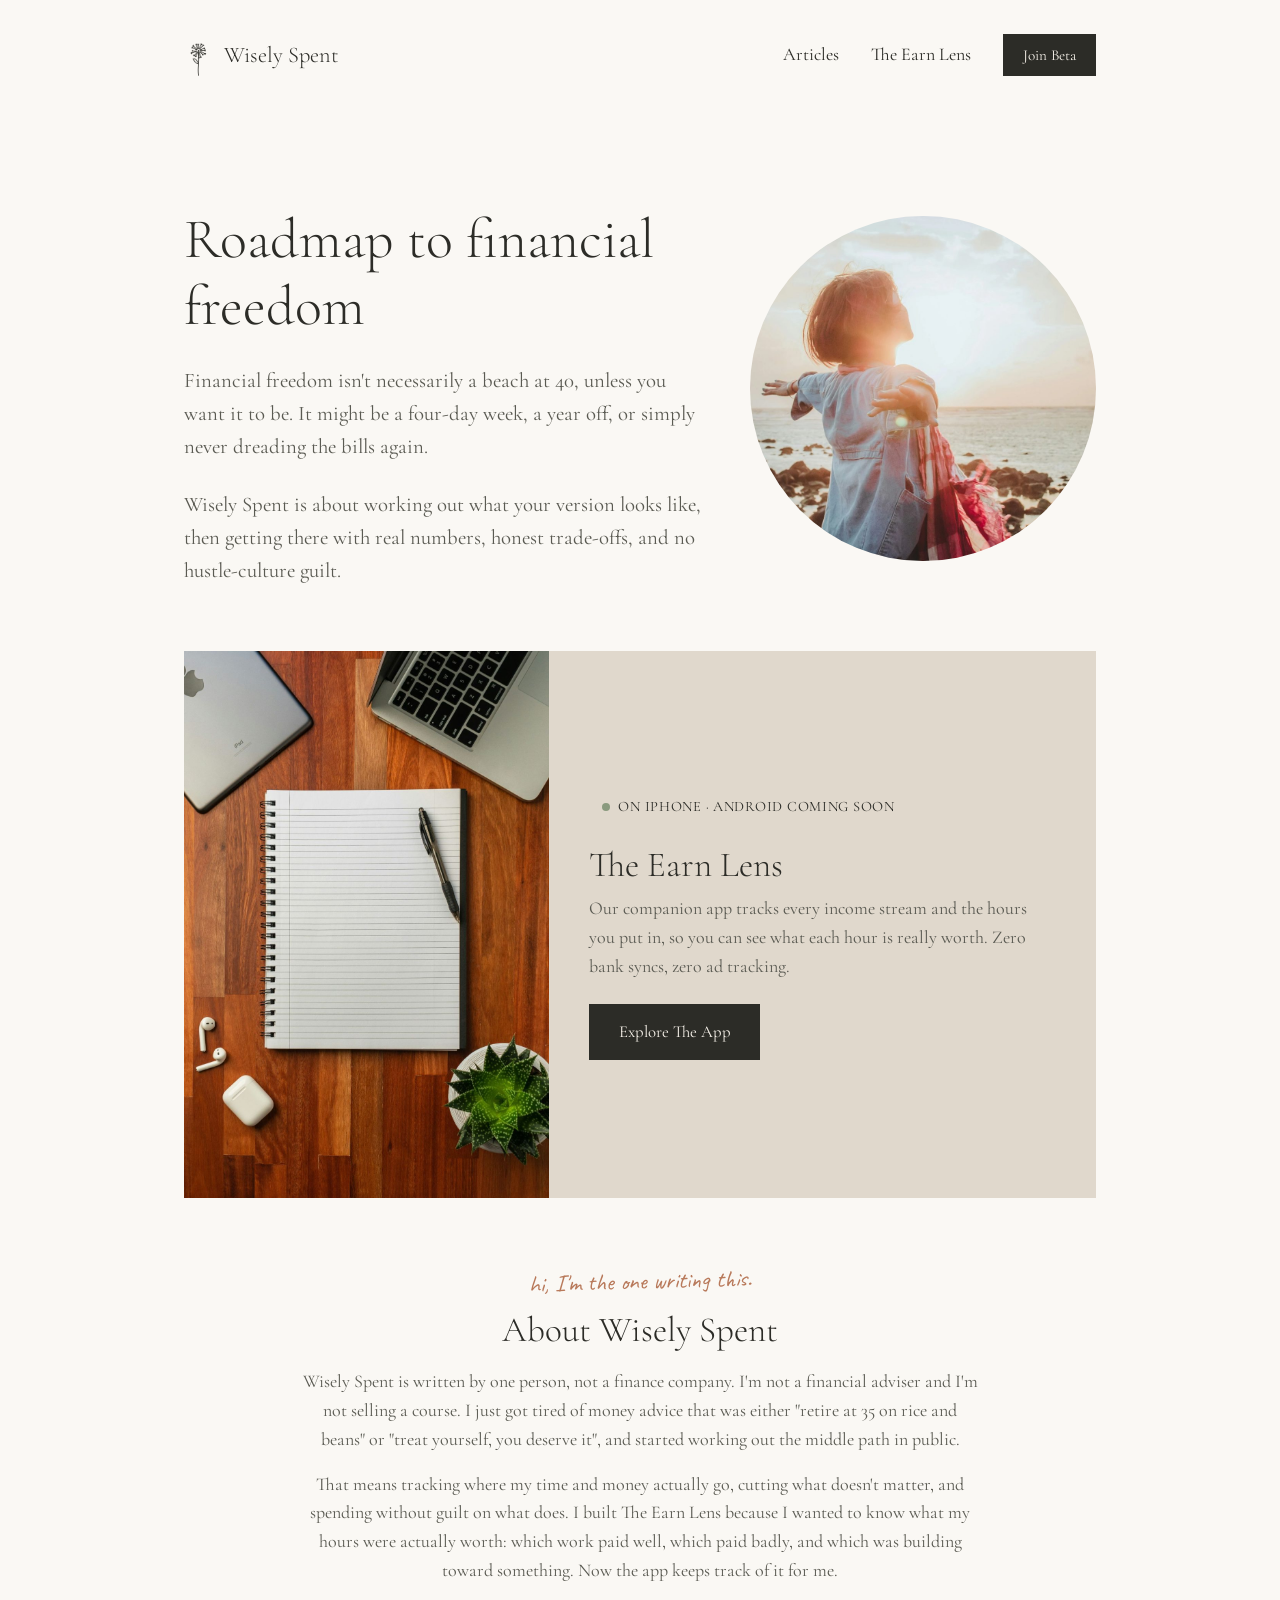
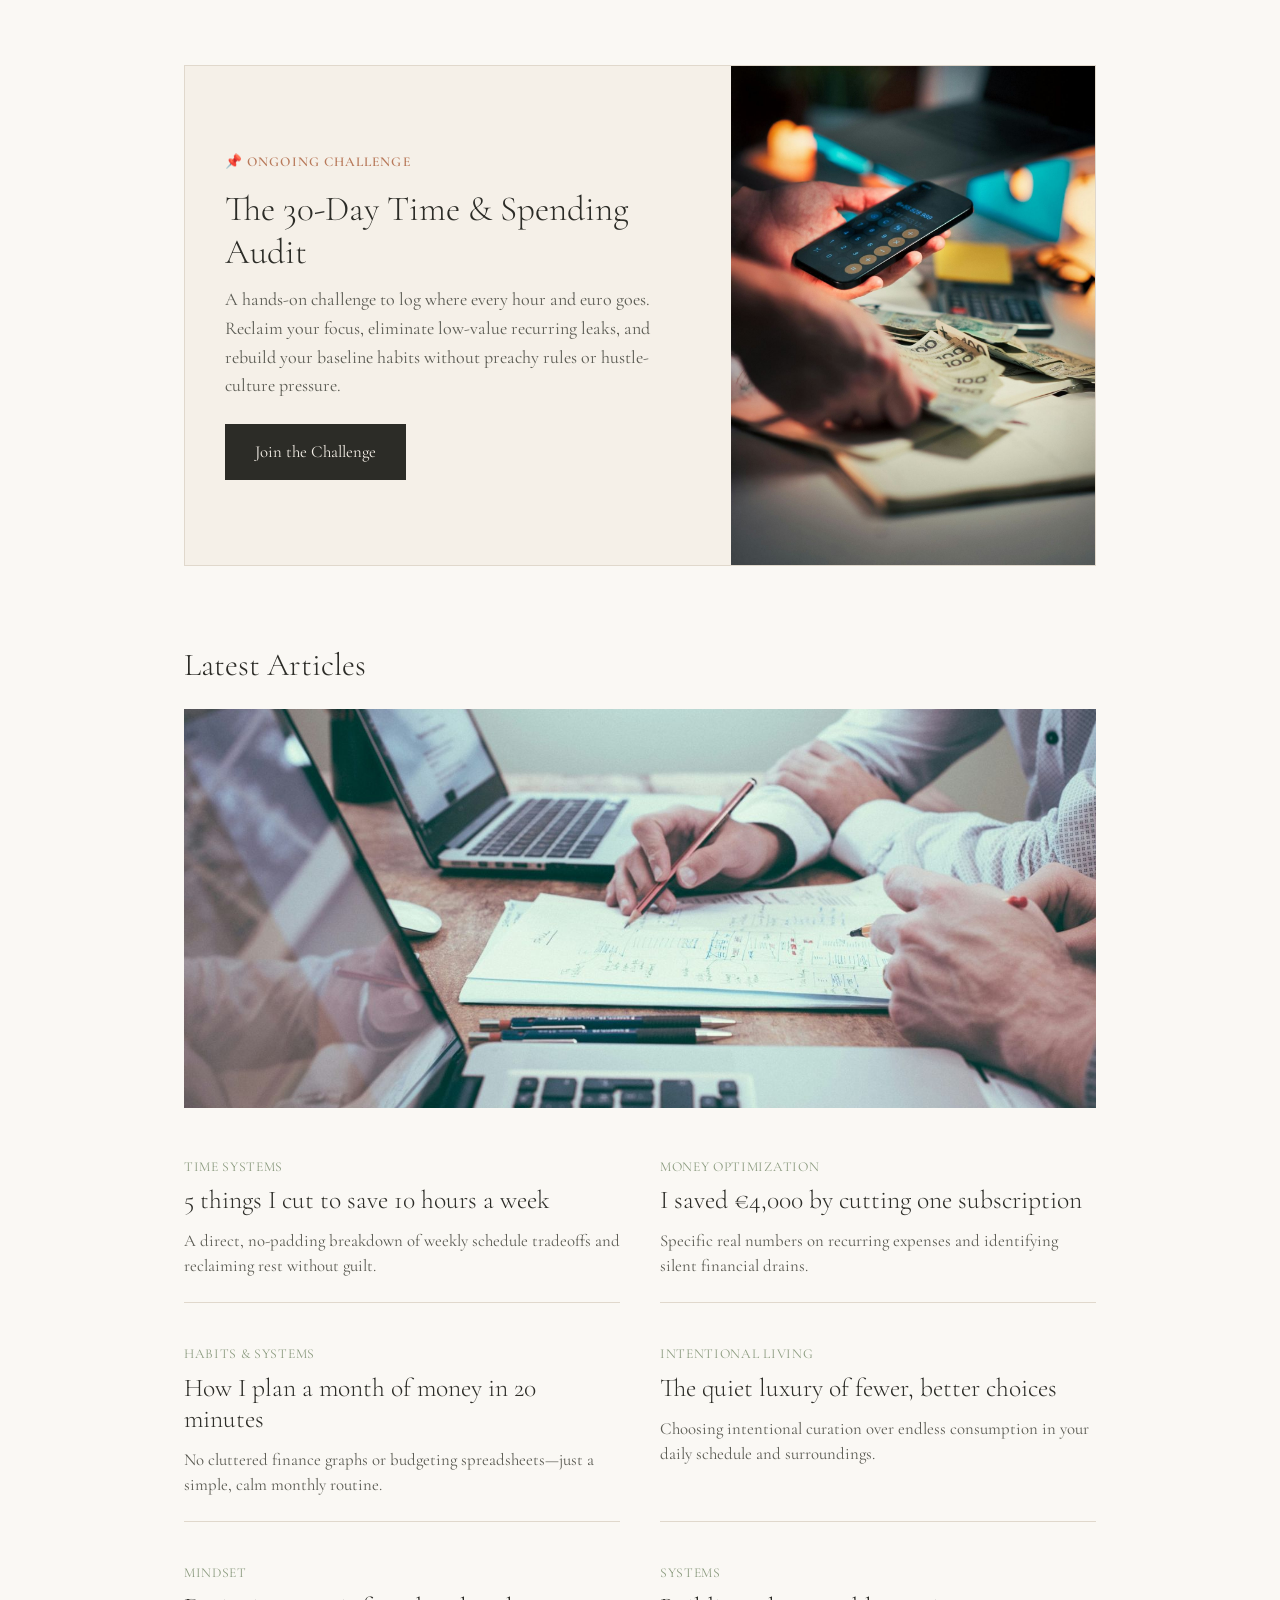
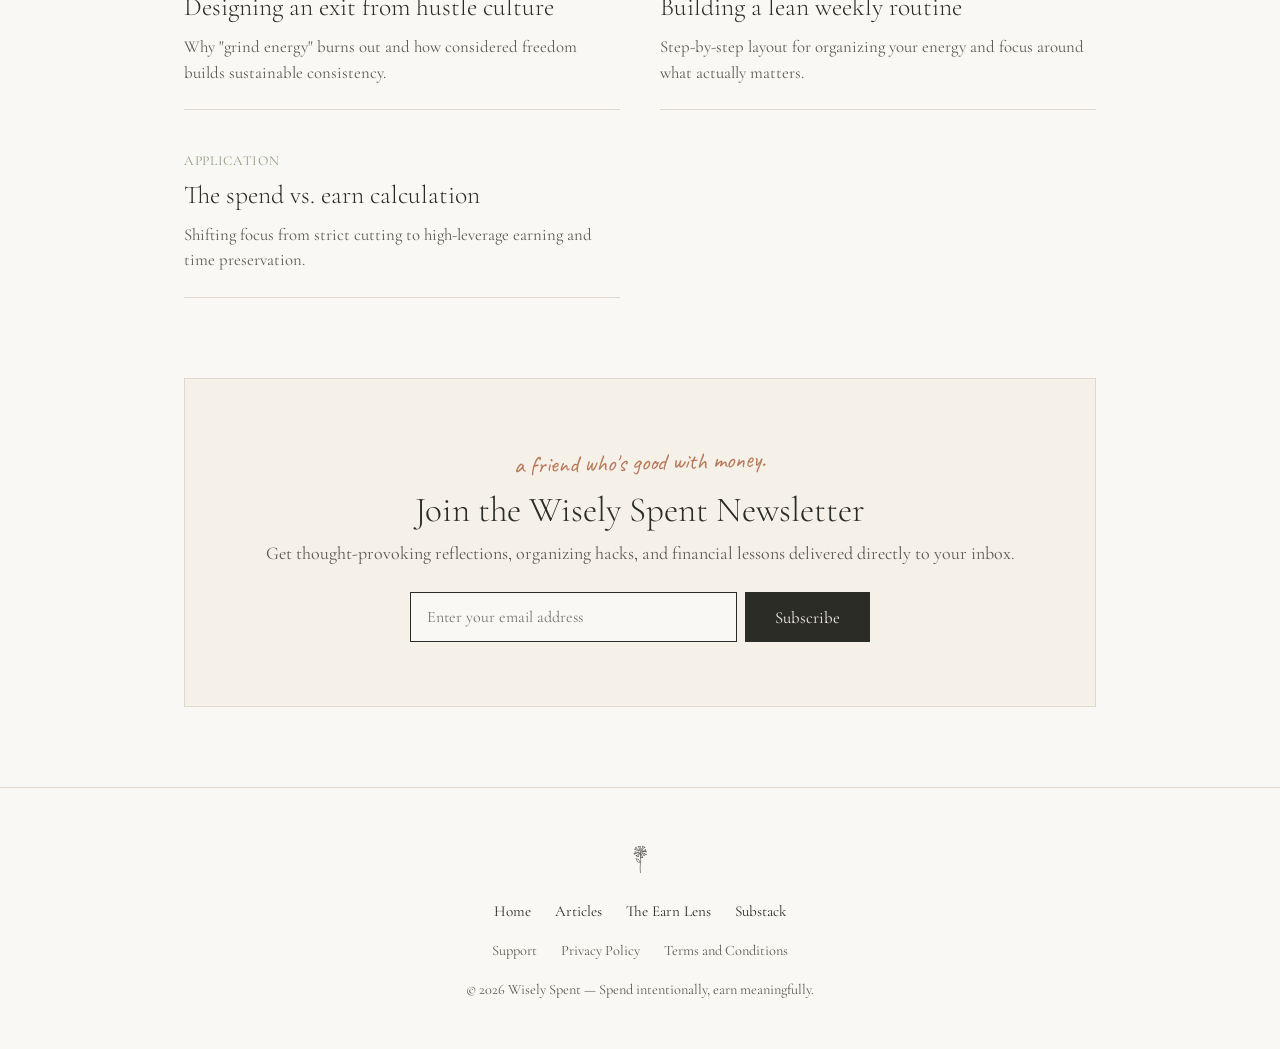
<file: index.html>
<!DOCTYPE html>
<html lang="en">
<head>
  <meta charset="UTF-8">
  <meta name="viewport" content="width=device-width, initial-scale=1.0">
  <title>Wisely Spent — Spend intentionally, earn meaningfully</title>
  <meta name="description" content="A roadmap to financial freedom on your own terms: real numbers, honest trade-offs, and no hustle-culture guilt.">
  <link rel="stylesheet" href="styles/theme.css">
  <style>
    /* Hero Section */
    .hero {
      padding: 5rem 0 4rem 0;
      display: grid;
      grid-template-columns: minmax(0, 3fr) minmax(0, 2fr);
      align-items: center;
      gap: 3rem;
    }

    .hero-title {
      font-size: 3.5rem;
      margin-top: 1rem;
    }

    .hero-sub {
      font-size: 1.3rem;
      color: var(--text-ink-light);
      max-width: 620px;
      margin: 1.5rem 0 0 0;
    }

    .hero-image {
      margin: 0;
      justify-self: center;
      width: 100%;
      max-width: 400px;
    }

    .hero-image img {
      display: block;
      width: 100%;
      height: auto;
      aspect-ratio: 1 / 1;
      object-fit: cover;
      border-radius: 50%;
    }

    @media (max-width: 768px) {
      .hero {
        grid-template-columns: 1fr;
        text-align: center;
        gap: 2rem;
      }

      .hero-sub {
        margin: 1.5rem auto 0 auto;
      }

      .hero-image {
        max-width: 280px;
        order: -1;
      }
    }

    @media (max-width: 640px) {
      .hero {
        padding: 3rem 0 2rem 0;
      }

      .hero-title {
        font-size: 2.6rem;
      }
    }

    /* About Section */
    .about-section {
      max-width: 680px;
      margin: 4rem auto 5rem auto;
      text-align: center;
    }

    .about-section p {
      color: var(--text-ink-light);
      margin-top: 1rem;
    }

    /* Pinned Challenge Card */
    .pinned-challenge {
      background-color: var(--bg-cream);
      border: 1px solid var(--bg-stone-light);
      margin: 0 0 5rem 0;
      position: relative;
      display: grid;
      grid-template-columns: minmax(0, 3fr) minmax(0, 2fr);
      align-items: stretch;
    }

    .pinned-challenge-body {
      padding: 2.5rem;
      display: flex;
      flex-direction: column;
      justify-content: center;
      align-items: flex-start;
    }

    @media (max-width: 768px) {
      .pinned-challenge {
        grid-template-columns: 1fr;
      }

      .pinned-challenge-media {
        order: -1;
      }

      .pinned-challenge-media img {
        aspect-ratio: 4 / 3;
      }

      .pinned-challenge-body {
        padding: 2rem 1.5rem;
      }
    }

    .pinned-badge {
      display: inline-flex;
      align-items: center;
      gap: 0.4rem;
      font-size: 0.85rem;
      text-transform: uppercase;
      letter-spacing: 0.08em;
      color: var(--accent-rust);
      font-weight: 600;
      margin-bottom: 1rem;
    }

    .pinned-challenge h2 {
      margin-bottom: 0.75rem;
    }

    .pinned-challenge p {
      color: var(--text-ink-light);
      max-width: 700px;
      margin-bottom: 1.5rem;
    }

    /* Article Feed Grid */
    .articles-grid {
      display: grid;
      grid-template-columns: repeat(auto-fit, minmax(min(300px, 100%), 1fr));
      gap: 2.5rem;
      margin: 2.5rem 0 5rem 0;
    }

    .article-card {
      background: var(--bg-warm-white);
      border-bottom: 1px solid var(--bg-stone-light);
      padding-bottom: 1.5rem;
      text-decoration: none;
      color: inherit;
      display: flex;
      flex-direction: column;
      justify-content: space-between;
      transition: opacity 0.2s ease;
    }

    .article-card:hover {
      opacity: 0.8;
    }

    .article-tag {
      font-size: 0.85rem;
      text-transform: uppercase;
      letter-spacing: 0.05em;
      color: var(--accent-sage);
      margin-bottom: 0.5rem;
    }

    .article-card h3 {
      font-size: 1.6rem;
      margin-bottom: 0.75rem;
    }

    .article-card p {
      font-size: 1.05rem;
      color: var(--text-ink-light);
      line-height: 1.5;
    }

    /* Photography */
    .section-image {
      margin: 0 0 3rem 0;
    }

    .section-image img {
      display: block;
      width: 100%;
      height: auto;
      object-fit: cover;
    }

    .section-image img {
      aspect-ratio: 16 / 7;
    }

    @media (max-width: 640px) {
      .section-image img {
        aspect-ratio: 4 / 3;
      }
    }

    /* App Teaser Banner */
    .app-teaser {
      background-color: var(--bg-stone-light);
      display: grid;
      grid-template-columns: minmax(0, 2fr) minmax(0, 3fr);
      align-items: stretch;
      margin-bottom: 3rem;
    }

    .app-teaser-media img,
    .pinned-challenge-media img {
      display: block;
      width: 100%;
      height: 100%;
      object-fit: cover;
    }

    .app-teaser-body {
      padding: 3.5rem 2.5rem;
      display: flex;
      flex-direction: column;
      align-items: flex-start;
      justify-content: center;
    }

    .app-teaser-body .btn-primary {
      margin-top: 1.5rem;
    }

    @media (max-width: 768px) {
      .app-teaser {
        grid-template-columns: 1fr;
      }

      .app-teaser-media img {
        aspect-ratio: 4 / 3;
      }

      .app-teaser-body {
        padding: 2.5rem 1.5rem;
        align-items: center;
        text-align: center;
      }
    }

    /* Newsletter Box */
    .newsletter-section {
      text-align: center;
      padding: 4rem 2rem;
      background-color: var(--bg-cream);
      border: 1px solid var(--bg-stone-light);
      margin-bottom: 5rem;
    }

    .newsletter-form {
      display: flex;
      justify-content: center;
      gap: 0.5rem;
      max-width: 460px;
      margin: 1.5rem auto 0 auto;
    }

    @media (max-width: 520px) {
      .newsletter-form {
        flex-direction: column;
      }
    }

    .newsletter-form input[type="email"] {
      padding: 0.85rem 1rem;
      border: 1px solid var(--text-ink);
      background: var(--bg-warm-white);
      font-family: var(--font-serif);
      font-size: 1rem;
      flex: 1;
    }
  </style>
</head>
<body>

  <header class="site-header">
    <div class="container nav-container">
      <a href="/" class="brand-logo">
        <img src="assets/dandelion-mark.png" alt="Wisely Spent Dandelion" width="28">
        <span>Wisely Spent</span>
      </a>
      <nav class="site-nav" aria-label="Main">
        <a href="#articles">Articles</a>
        <a href="/the-earn-lens.html">The Earn Lens</a>
        <a href="/the-earn-lens.html#testflight" class="btn-primary">Join Beta</a>
      </nav>
    </div>
  </header>

  <main class="container">

    <!-- Hero Section -->
    <section class="hero">
      <div class="hero-text">
        <h1 class="hero-title">Roadmap to financial freedom</h1>
        <p class="hero-sub">Financial freedom isn't necessarily a beach at 40, unless you want it to be. It might be a four-day week, a year off, or simply never dreading the bills again.</p>
        <p class="hero-sub">Wisely Spent is about working out what your version looks like, then getting there with real numbers, honest trade-offs, and no hustle-culture guilt.</p>
      </div>
      <figure class="hero-image">
        <img src="assets/images/freedom-beach.jpg" alt="A woman with arms outstretched on a rocky beach at sunset" loading="eager" width="900" height="900">
      </figure>
    </section>


    <!-- Mobile App Teaser Section -->
    <section class="app-teaser">
      <div class="app-teaser-media">
        <img src="assets/images/notebook-flatlay.jpg" alt="A blank notebook and pen on a wooden desk beside a laptop, tablet and succulent" loading="eager" width="1067" height="1600">
      </div>
      <div class="app-teaser-body">
        <span class="badge-beta" style="margin-bottom: 0.75rem;"><div class="badge-dot"></div> On iPhone · Android coming soon</span>
        <h2 style="margin-top: 0.5rem;">The Earn Lens</h2>
        <p style="color: var(--text-ink-light); max-width: 500px; margin-top: 0.5rem;">
          Our companion app tracks every income stream and the hours you put in, so you can see what each hour is really worth. Zero bank syncs, zero ad tracking.
        </p>
        <a href="/the-earn-lens.html" class="btn-primary">Explore The App</a>
      </div>
    </section>

    <!-- About Section -->
    <section id="about" class="about-section">
      <span class="handwritten">hi, I'm the one writing this.</span>
      <h2 style="margin-top: 0.5rem;">About Wisely Spent</h2>
      <p>Wisely Spent is written by one person, not a finance company. I'm not a financial adviser and I'm not selling a course. I just got tired of money advice that was either "retire at 35 on rice and beans" or "treat yourself, you deserve it", and started working out the middle path in public.</p>
      <p>That means tracking where my time and money actually go, cutting what doesn't matter, and spending without guilt on what does. I built The Earn Lens because I wanted to know what my hours were actually worth: which work paid well, which paid badly, and which was building toward something. Now the app keeps track of it for me.</p>
    </section>

    <!-- Pinned Article / Ongoing Challenge -->
    <section class="pinned-challenge">
      <div class="pinned-challenge-body">
        <div class="pinned-badge">
          <span>📌 ONGOING CHALLENGE</span>
        </div>
        <h2>The 30-Day Time & Spending Audit</h2>
        <p>A hands-on challenge to log where every hour and euro goes. Reclaim your focus, eliminate low-value recurring leaks, and rebuild your baseline habits without preachy rules or hustle-culture pressure.</p>
        <a href="https://wiselyspent.substack.com/" target="_blank" class="btn-primary">Join the Challenge</a>
      </div>
      <div class="pinned-challenge-media">
        <img src="assets/images/counting-money.jpg" alt="Hands counting banknotes next to a phone calculator" loading="lazy" width="1166" height="1600">
      </div>
    </section>

    <!-- 7 Core Articles Grid -->
    <section id="articles">
      <h2 style="margin-bottom: 1.5rem; font-size: 2rem;">Latest Articles</h2>
      <figure class="section-image">
        <img src="assets/images/planning-desk.jpg" alt="Two people sketching plans on paper between laptops" loading="lazy" width="1600" height="1068">
      </figure>
      <div class="articles-grid">

        <!-- Article 1 -->
        <a href="https://wiselyspent.substack.com/" target="_blank" class="article-card">
          <div>
            <div class="article-tag">Time Systems</div>
            <h3>5 things I cut to save 10 hours a week</h3>
            <p>A direct, no-padding breakdown of weekly schedule tradeoffs and reclaiming rest without guilt.</p>
          </div>
        </a>

        <!-- Article 2 -->
        <a href="https://wiselyspent.substack.com/" target="_blank" class="article-card">
          <div>
            <div class="article-tag">Money Optimization</div>
            <h3>I saved €4,000 by cutting one subscription</h3>
            <p>Specific real numbers on recurring expenses and identifying silent financial drains.</p>
          </div>
        </a>

        <!-- Article 3 -->
        <a href="https://wiselyspent.substack.com/" target="_blank" class="article-card">
          <div>
            <div class="article-tag">Habits & Systems</div>
            <h3>How I plan a month of money in 20 minutes</h3>
            <p>No cluttered finance graphs or budgeting spreadsheets—just a simple, calm monthly routine.</p>
          </div>
        </a>

        <!-- Article 4 -->
        <a href="https://wiselyspent.substack.com/" target="_blank" class="article-card">
          <div>
            <div class="article-tag">Intentional Living</div>
            <h3>The quiet luxury of fewer, better choices</h3>
            <p>Choosing intentional curation over endless consumption in your daily schedule and surroundings.</p>
          </div>
        </a>

        <!-- Article 5 -->
        <a href="https://wiselyspent.substack.com/" target="_blank" class="article-card">
          <div>
            <div class="article-tag">Mindset</div>
            <h3>Designing an exit from hustle culture</h3>
            <p>Why "grind energy" burns out and how considered freedom builds sustainable consistency.</p>
          </div>
        </a>

        <!-- Article 6 -->
        <a href="https://wiselyspent.substack.com/" target="_blank" class="article-card">
          <div>
            <div class="article-tag">Systems</div>
            <h3>Building a lean weekly routine</h3>
            <p>Step-by-step layout for organizing your energy and focus around what actually matters.</p>
          </div>
        </a>

        <!-- Article 7 -->
        <a href="https://wiselyspent.substack.com/" target="_blank" class="article-card">
          <div>
            <div class="article-tag">Application</div>
            <h3>The spend vs. earn calculation</h3>
            <p>Shifting focus from strict cutting to high-leverage earning and time preservation.</p>
          </div>
        </a>

      </div>
    </section>

    <!-- Substack Newsletter Waitlist Section -->
    <section id="waitlist" class="newsletter-section">
      <span class="handwritten">a friend who's good with money.</span>
      <h2 style="margin-top: 0.5rem;">Join the Wisely Spent Newsletter</h2>
      <p style="color: var(--text-ink-light); margin-top: 0.5rem;">
        Get thought-provoking reflections, organizing hacks, and financial lessons delivered directly to your inbox.
      </p>

      <form class="newsletter-form" action="https://wiselyspent.substack.com/subscribe" method="get" target="_blank">
        <input type="email" name="email" placeholder="Enter your email address" required>
        <button type="submit" class="btn-primary">Subscribe</button>
      </form>
    </section>

  </main>

  <!-- Footer -->
  <footer class="site-footer">
    <div class="container">
      <img src="assets/dandelion-mark.png" alt="Wisely Spent Dandelion" width="24" style="opacity: 0.8;">
      <nav class="footer-links" aria-label="Site">
        <a href="/">Home</a>
        <a href="/#articles">Articles</a>
        <a href="/the-earn-lens.html">The Earn Lens</a>
        <a href="https://wiselyspent.substack.com" target="_blank" rel="noopener">Substack</a>
      </nav>
      <nav class="footer-links footer-legal" aria-label="Legal">
        <a href="/support.html">Support</a>
        <a href="/privacy.html">Privacy Policy</a>
        <a href="/terms.html">Terms and Conditions</a>
      </nav>
      <p class="footer-note">© 2026 Wisely Spent — Spend intentionally, earn meaningfully.</p>
    </div>
  </footer>

</body>
</html>
</file>
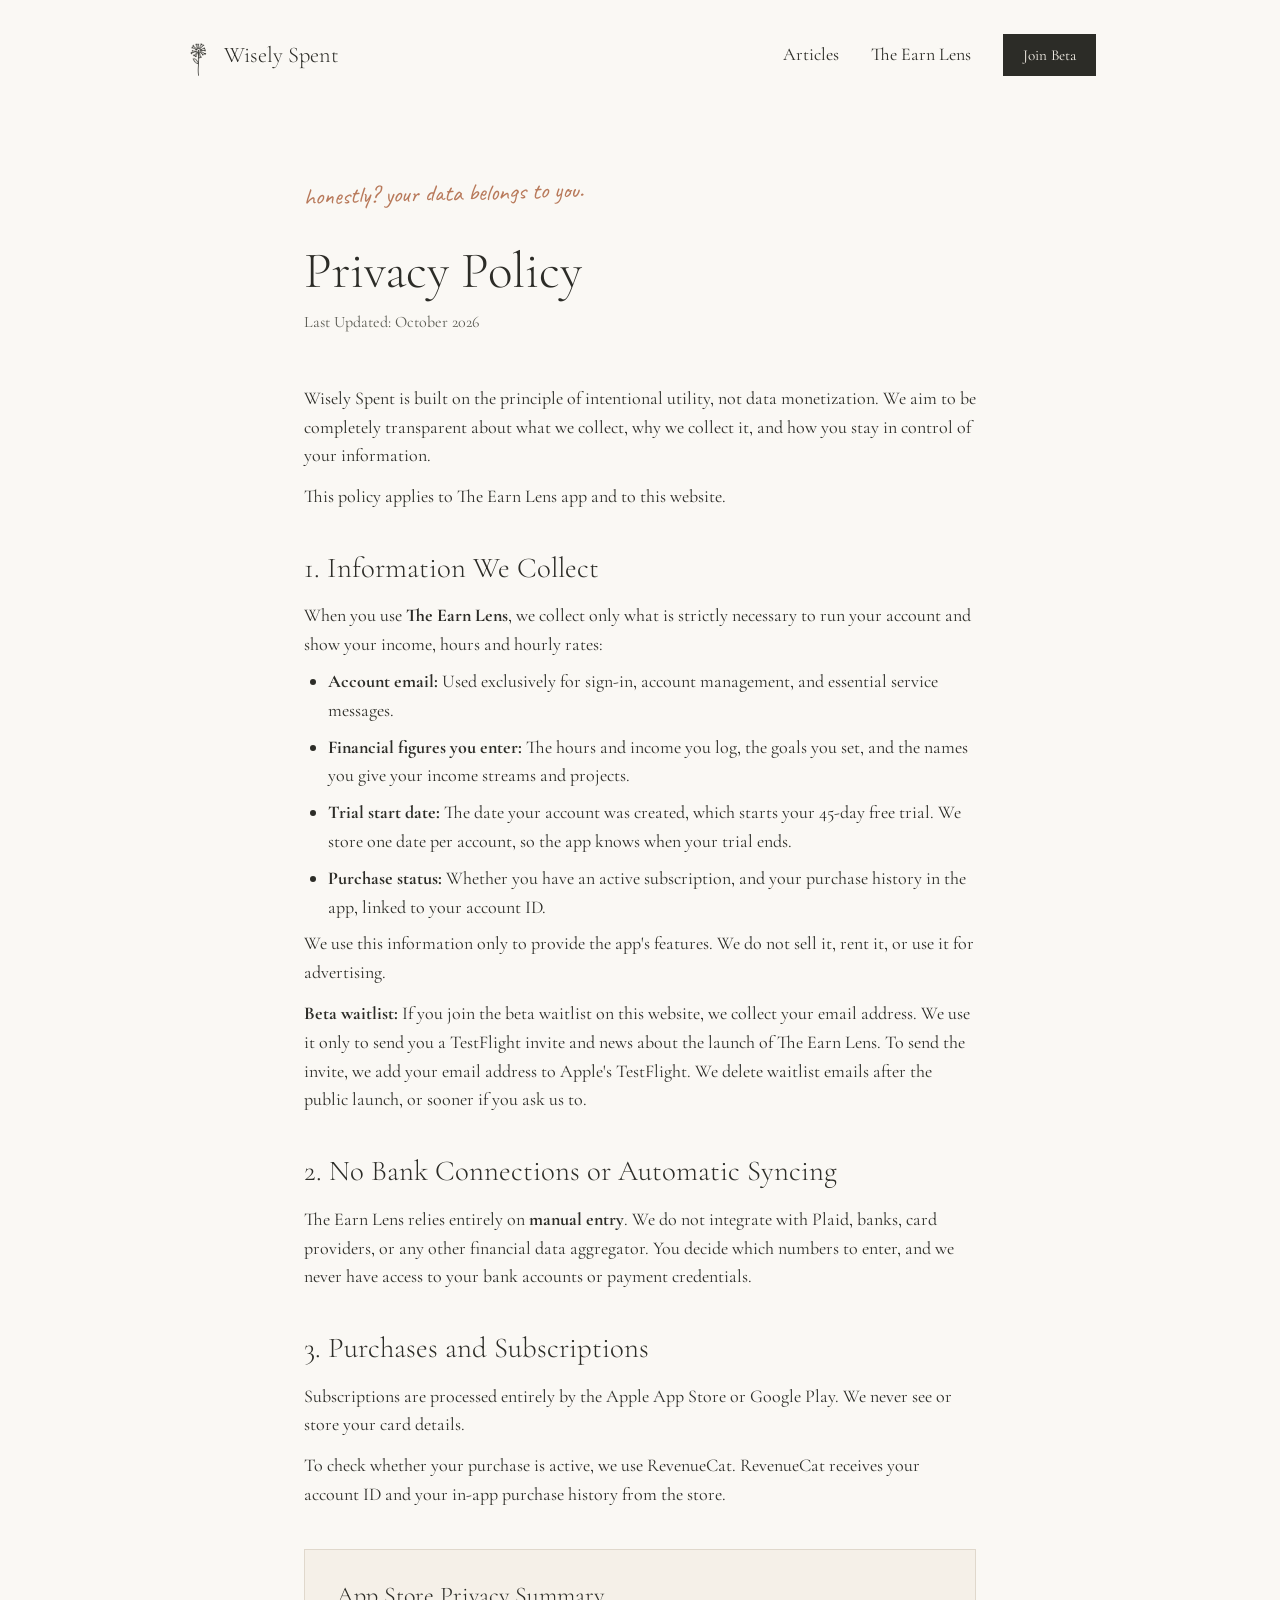
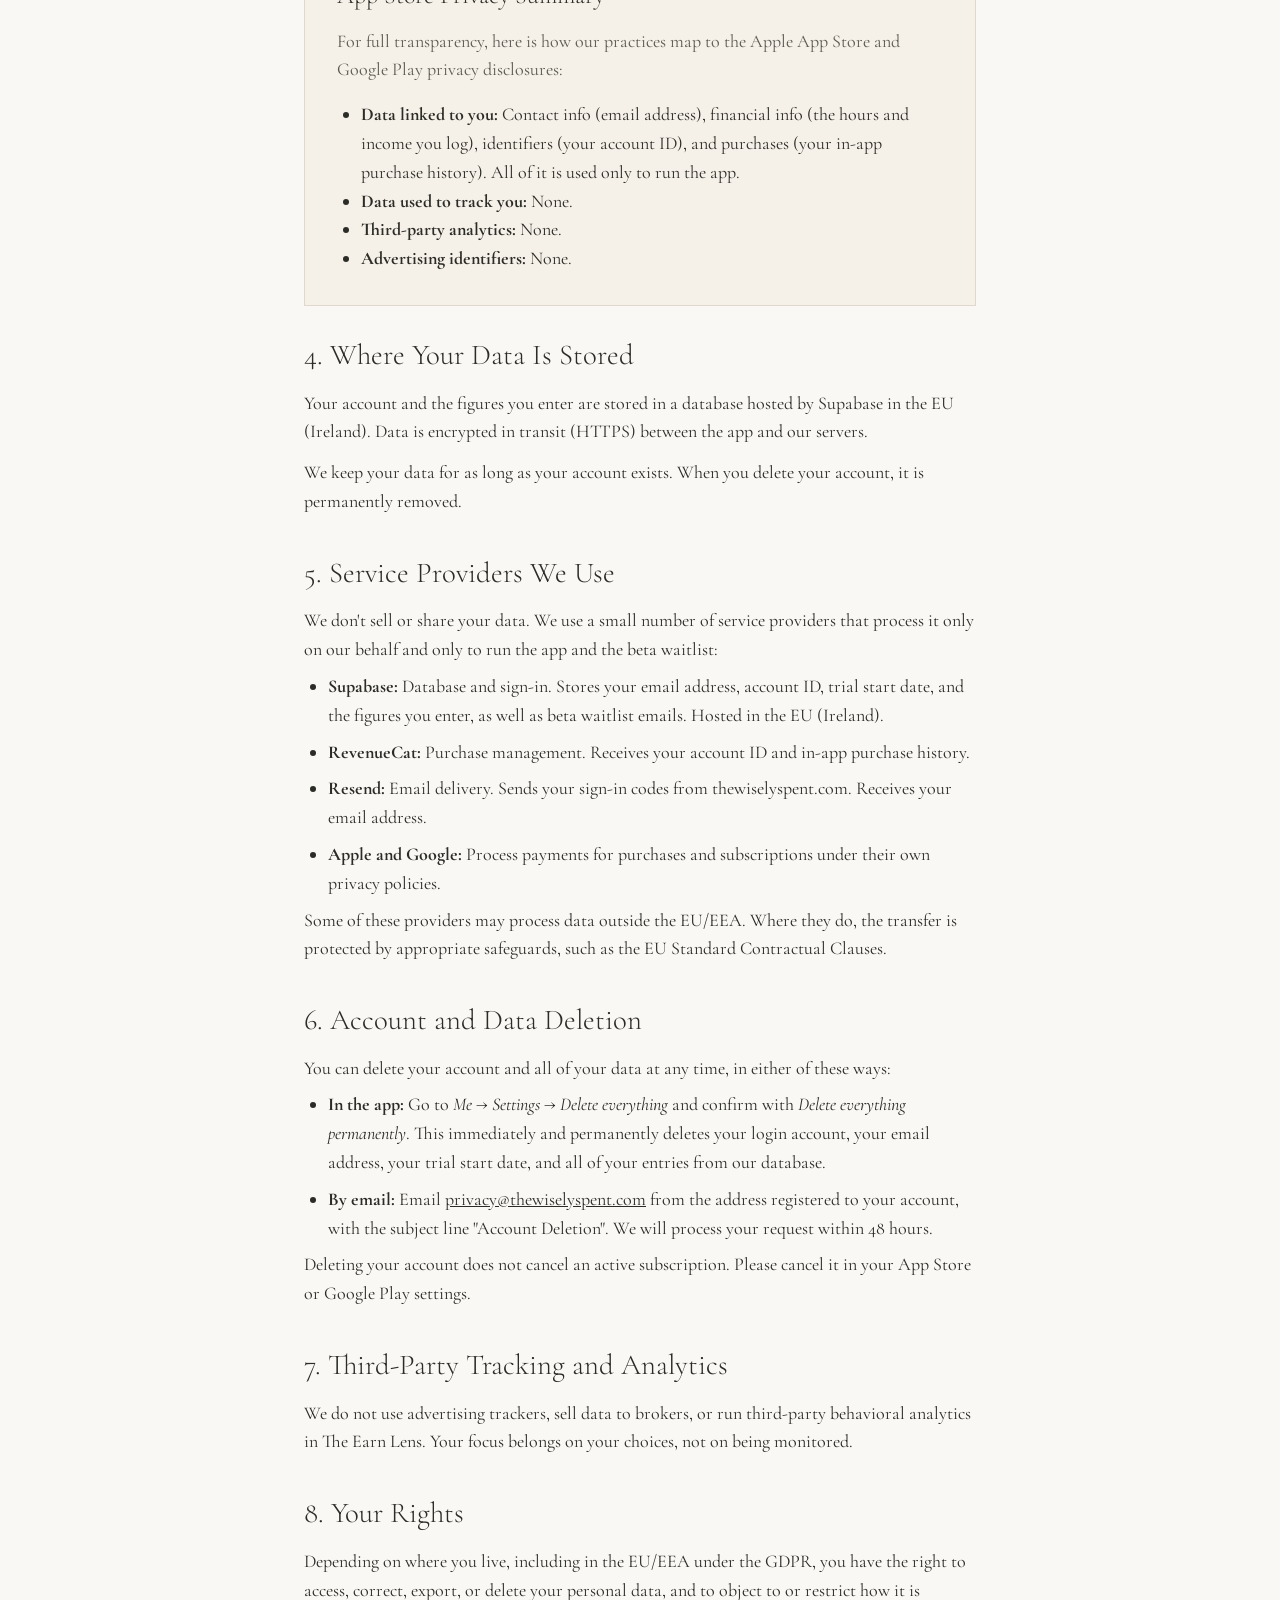
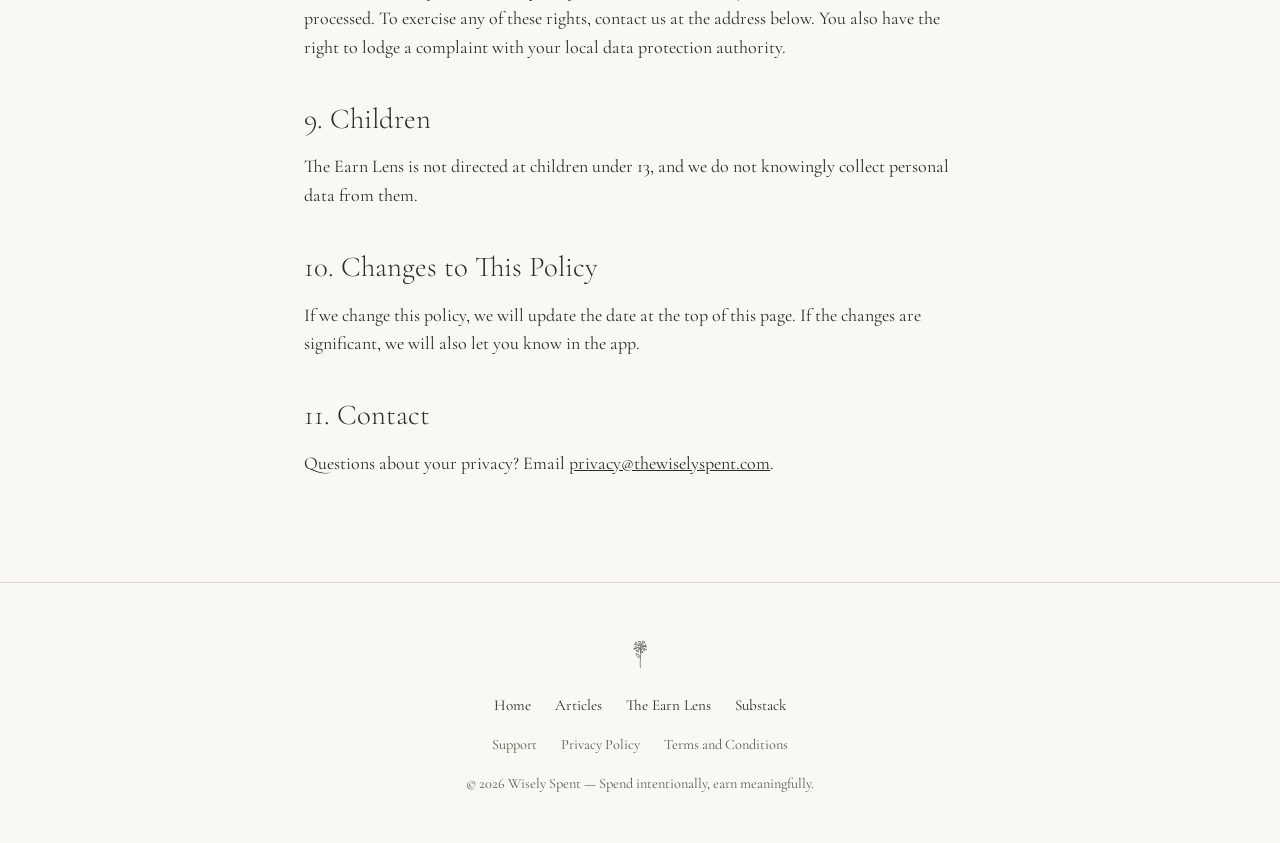
<file: privacy.html>
<!DOCTYPE html>
<html lang="en">
<head>
  <meta charset="UTF-8">
  <meta name="viewport" content="width=device-width, initial-scale=1.0">
  <title>Privacy Policy — Wisely Spent</title>
  <link rel="stylesheet" href="styles/theme.css">
</head>
<body>

  <header class="site-header">
    <div class="container nav-container">
      <a href="/" class="brand-logo">
        <img src="assets/dandelion-mark.png" alt="Wisely Spent Dandelion" width="28">
        <span>Wisely Spent</span>
      </a>
      <nav class="site-nav" aria-label="Main">
        <a href="/#articles">Articles</a>
        <a href="/the-earn-lens.html">The Earn Lens</a>
        <a href="/the-earn-lens.html#testflight" class="btn-primary">Join Beta</a>
      </nav>
    </div>
  </header>

  <!-- Legal Main Body -->
  <main class="container legal-content">
    <span class="handwritten">honestly? your data belongs to you.</span><br><br>
    <h1>Privacy Policy</h1>
    <p class="effective-date">Last Updated: October 2026</p>

    <div class="legal-section">
      <p>Wisely Spent is built on the principle of intentional utility, not data monetization. We aim to be completely transparent about what we collect, why we collect it, and how you stay in control of your information.</p>
      <p>This policy applies to The Earn Lens app and to this website.</p>
    </div>

    <!-- What We Collect -->
    <div class="legal-section">
      <h2>1. Information We Collect</h2>
      <p>When you use <strong>The Earn Lens</strong>, we collect only what is strictly necessary to run your account and show your income, hours and hourly rates:</p>
      <ul>
        <li><strong>Account email:</strong> Used exclusively for sign-in, account management, and essential service messages.</li>
        <li><strong>Financial figures you enter:</strong> The hours and income you log, the goals you set, and the names you give your income streams and projects.</li>
        <li><strong>Trial start date:</strong> The date your account was created, which starts your 45-day free trial. We store one date per account, so the app knows when your trial ends.</li>
        <li><strong>Purchase status:</strong> Whether you have an active subscription, and your purchase history in the app, linked to your account ID.</li>
      </ul>
      <p>We use this information only to provide the app's features. We do not sell it, rent it, or use it for advertising.</p>
      <p><strong>Beta waitlist:</strong> If you join the beta waitlist on this website, we collect your email address. We use it only to send you a TestFlight invite and news about the launch of The Earn Lens. To send the invite, we add your email address to Apple's TestFlight. We delete waitlist emails after the public launch, or sooner if you ask us to.</p>
    </div>

    <!-- Manual Entry Focus -->
    <div class="legal-section">
      <h2>2. No Bank Connections or Automatic Syncing</h2>
      <p>The Earn Lens relies entirely on <strong>manual entry</strong>. We do not integrate with Plaid, banks, card providers, or any other financial data aggregator. You decide which numbers to enter, and we never have access to your bank accounts or payment credentials.</p>
    </div>

    <!-- Purchases -->
    <div class="legal-section">
      <h2>3. Purchases and Subscriptions</h2>
      <p>Subscriptions are processed entirely by the Apple App Store or Google Play. We never see or store your card details.</p>
      <p>To check whether your purchase is active, we use RevenueCat. RevenueCat receives your account ID and your in-app purchase history from the store.</p>
    </div>

    <!-- App Store Privacy Nutrition Labels -->
    <div class="nutrition-label-box">
      <h3>App Store Privacy Summary</h3>
      <p style="margin-bottom: 1rem; color: var(--text-ink-light);">For full transparency, here is how our practices map to the Apple App Store and Google Play privacy disclosures:</p>
      <ul>
        <li><strong>Data linked to you:</strong> Contact info (email address), financial info (the hours and income you log), identifiers (your account ID), and purchases (your in-app purchase history). All of it is used only to run the app.</li>
        <li><strong>Data used to track you:</strong> None.</li>
        <li><strong>Third-party analytics:</strong> None.</li>
        <li><strong>Advertising identifiers:</strong> None.</li>
      </ul>
    </div>

    <!-- Storage & Retention -->
    <div class="legal-section">
      <h2>4. Where Your Data Is Stored</h2>
      <p>Your account and the figures you enter are stored in a database hosted by Supabase in the EU (Ireland). Data is encrypted in transit (HTTPS) between the app and our servers.</p>
      <p>We keep your data for as long as your account exists. When you delete your account, it is permanently removed.</p>
    </div>

    <!-- Processors -->
    <div class="legal-section">
      <h2>5. Service Providers We Use</h2>
      <p>We don't sell or share your data. We use a small number of service providers that process it only on our behalf and only to run the app and the beta waitlist:</p>
      <ul>
        <li><strong>Supabase:</strong> Database and sign-in. Stores your email address, account ID, trial start date, and the figures you enter, as well as beta waitlist emails. Hosted in the EU (Ireland).</li>
        <li><strong>RevenueCat:</strong> Purchase management. Receives your account ID and in-app purchase history.</li>
        <li><strong>Resend:</strong> Email delivery. Sends your sign-in codes from thewiselyspent.com. Receives your email address.</li>
        <li><strong>Apple and Google:</strong> Process payments for purchases and subscriptions under their own privacy policies.</li>
      </ul>
      <p>Some of these providers may process data outside the EU/EEA. Where they do, the transfer is protected by appropriate safeguards, such as the EU Standard Contractual Clauses.</p>
    </div>

    <!-- How to Delete Account -->
    <div class="legal-section">
      <h2>6. Account and Data Deletion</h2>
      <p>You can delete your account and all of your data at any time, in either of these ways:</p>
      <ul>
        <li><strong>In the app:</strong> Go to <em>Me → Settings → Delete everything</em> and confirm with <em>Delete everything permanently</em>. This immediately and permanently deletes your login account, your email address, your trial start date, and all of your entries from our database.</li>
        <li><strong>By email:</strong> Email <a href="mailto:privacy@thewiselyspent.com">privacy@thewiselyspent.com</a> from the address registered to your account, with the subject line "Account Deletion". We will process your request within 48 hours.</li>
      </ul>
      <p>Deleting your account does not cancel an active subscription. Please cancel it in your App Store or Google Play settings.</p>
    </div>

    <!-- Third Parties & Tracking -->
    <div class="legal-section">
      <h2>7. Third-Party Tracking and Analytics</h2>
      <p>We do not use advertising trackers, sell data to brokers, or run third-party behavioral analytics in The Earn Lens. Your focus belongs on your choices, not on being monitored.</p>
    </div>

    <!-- Rights -->
    <div class="legal-section">
      <h2>8. Your Rights</h2>
      <p>Depending on where you live, including in the EU/EEA under the GDPR, you have the right to access, correct, export, or delete your personal data, and to object to or restrict how it is processed. To exercise any of these rights, contact us at the address below. You also have the right to lodge a complaint with your local data protection authority.</p>
    </div>

    <!-- Children -->
    <div class="legal-section">
      <h2>9. Children</h2>
      <p>The Earn Lens is not directed at children under 13, and we do not knowingly collect personal data from them.</p>
    </div>

    <!-- Changes -->
    <div class="legal-section">
      <h2>10. Changes to This Policy</h2>
      <p>If we change this policy, we will update the date at the top of this page. If the changes are significant, we will also let you know in the app.</p>
    </div>

    <!-- Contact -->
    <div class="legal-section">
      <h2>11. Contact</h2>
      <p>Questions about your privacy? Email <a href="mailto:privacy@thewiselyspent.com">privacy@thewiselyspent.com</a>.</p>
    </div>
  </main>

  <!-- Footer -->
  <footer class="site-footer">
    <div class="container">
      <img src="assets/dandelion-mark.png" alt="Wisely Spent Dandelion" width="24" style="opacity: 0.8;">
      <nav class="footer-links" aria-label="Site">
        <a href="/">Home</a>
        <a href="/#articles">Articles</a>
        <a href="/the-earn-lens.html">The Earn Lens</a>
        <a href="https://wiselyspent.substack.com" target="_blank" rel="noopener">Substack</a>
      </nav>
      <nav class="footer-links footer-legal" aria-label="Legal">
        <a href="/support.html">Support</a>
        <a href="/privacy.html">Privacy Policy</a>
        <a href="/terms.html">Terms and Conditions</a>
      </nav>
      <p class="footer-note">© 2026 Wisely Spent — Spend intentionally, earn meaningfully.</p>
    </div>
  </footer>

</body>
</html>
</file>
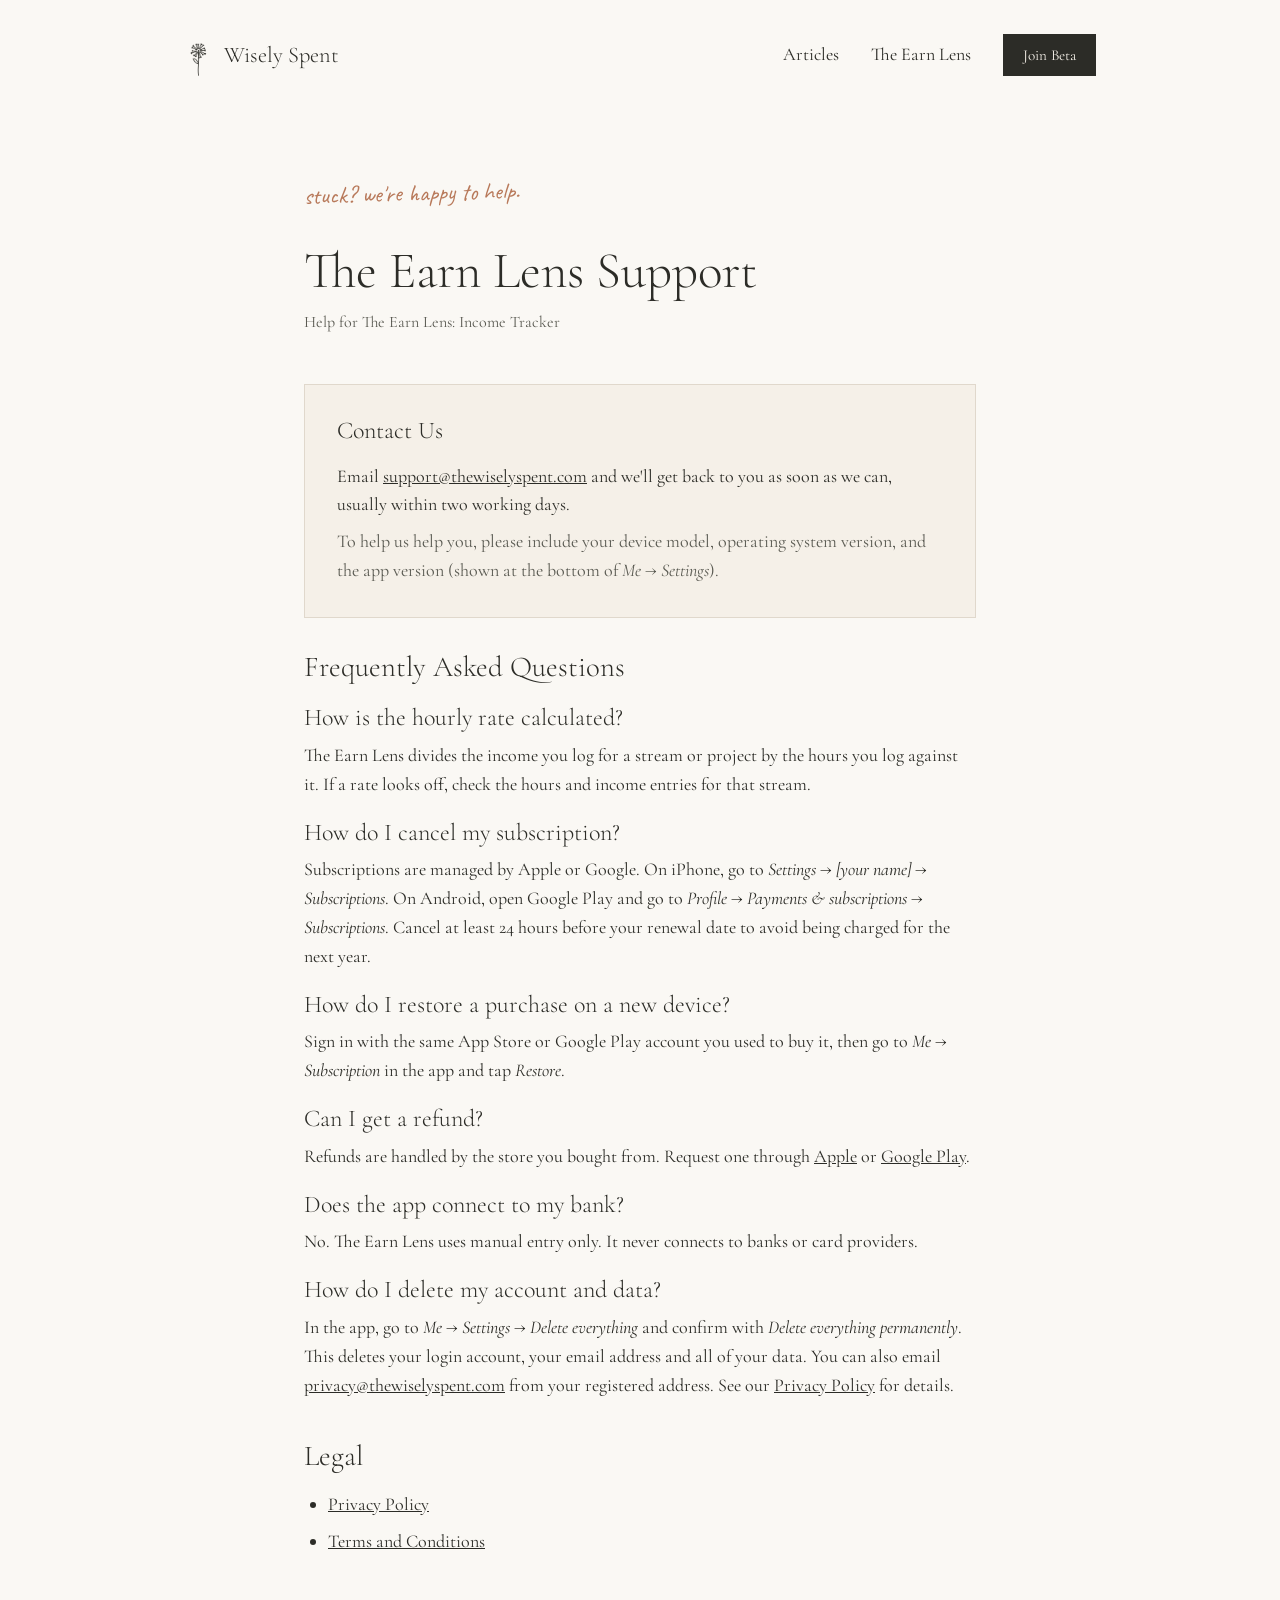
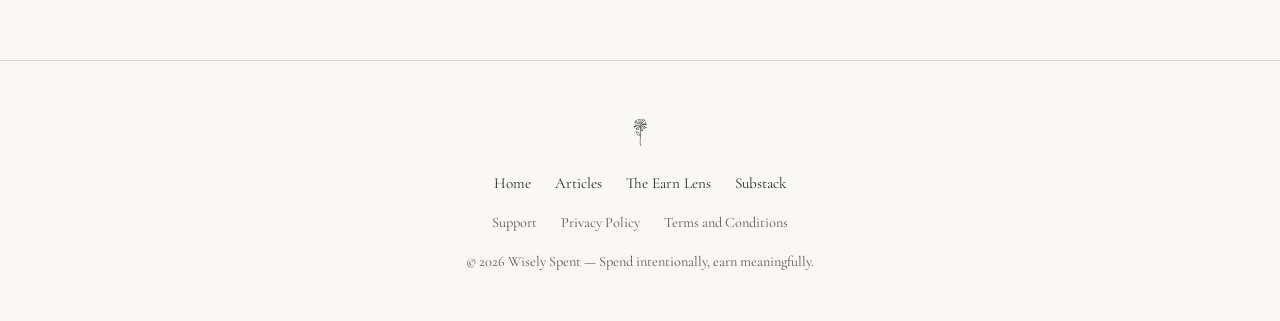
<file: support.html>
<!DOCTYPE html>
<html lang="en">
<head>
  <meta charset="UTF-8">
  <meta name="viewport" content="width=device-width, initial-scale=1.0">
  <title>The Earn Lens Support — Wisely Spent</title>
  <meta name="description" content="Help and contact information for The Earn Lens: Income Tracker.">
  <link rel="stylesheet" href="styles/theme.css">
</head>
<body>

  <header class="site-header">
    <div class="container nav-container">
      <a href="/" class="brand-logo">
        <img src="assets/dandelion-mark.png" alt="Wisely Spent Dandelion" width="28">
        <span>Wisely Spent</span>
      </a>
      <nav class="site-nav" aria-label="Main">
        <a href="/#articles">Articles</a>
        <a href="/the-earn-lens.html">The Earn Lens</a>
        <a href="/the-earn-lens.html#testflight" class="btn-primary">Join Beta</a>
      </nav>
    </div>
  </header>

  <!-- Support Main Body -->
  <main class="container legal-content">
    <span class="handwritten">stuck? we're happy to help.</span><br><br>
    <h1>The Earn Lens Support</h1>
    <p class="effective-date">Help for The Earn Lens: Income Tracker</p>

    <div class="nutrition-label-box">
      <h3>Contact Us</h3>
      <p>Email <a href="mailto:support@thewiselyspent.com?subject=The%20Earn%20Lens%20Support" style="color: var(--text-ink); text-decoration: underline;">support@thewiselyspent.com</a> and we'll get back to you as soon as we can, usually within two working days.</p>
      <p style="margin-top: 0.5rem; color: var(--text-ink-light);">To help us help you, please include your device model, operating system version, and the app version (shown at the bottom of <em>Me → Settings</em>).</p>
    </div>

    <div class="legal-section">
      <h2>Frequently Asked Questions</h2>

      <h3>How is the hourly rate calculated?</h3>
      <p>The Earn Lens divides the income you log for a stream or project by the hours you log against it. If a rate looks off, check the hours and income entries for that stream.</p>

      <h3>How do I cancel my subscription?</h3>
      <p>Subscriptions are managed by Apple or Google. On iPhone, go to <em>Settings → [your name] → Subscriptions</em>. On Android, open Google Play and go to <em>Profile → Payments &amp; subscriptions → Subscriptions</em>. Cancel at least 24 hours before your renewal date to avoid being charged for the next year.</p>

      <h3>How do I restore a purchase on a new device?</h3>
      <p>Sign in with the same App Store or Google Play account you used to buy it, then go to <em>Me → Subscription</em> in the app and tap <em>Restore</em>.</p>

      <h3>Can I get a refund?</h3>
      <p>Refunds are handled by the store you bought from. Request one through <a href="https://reportaproblem.apple.com" target="_blank" rel="noopener">Apple</a> or <a href="https://support.google.com/googleplay/answer/2479637" target="_blank" rel="noopener">Google Play</a>.</p>

      <h3>Does the app connect to my bank?</h3>
      <p>No. The Earn Lens uses manual entry only. It never connects to banks or card providers.</p>

      <h3>How do I delete my account and data?</h3>
      <p>In the app, go to <em>Me → Settings → Delete everything</em> and confirm with <em>Delete everything permanently</em>. This deletes your login account, your email address and all of your data. You can also email <a href="mailto:privacy@thewiselyspent.com">privacy@thewiselyspent.com</a> from your registered address. See our <a href="/privacy.html">Privacy Policy</a> for details.</p>
    </div>

    <div class="legal-section">
      <h2>Legal</h2>
      <ul>
        <li><a href="/privacy.html">Privacy Policy</a></li>
        <li><a href="/terms.html">Terms and Conditions</a></li>
      </ul>
    </div>
  </main>

  <!-- Footer -->
  <footer class="site-footer">
    <div class="container">
      <img src="assets/dandelion-mark.png" alt="Wisely Spent Dandelion" width="24" style="opacity: 0.8;">
      <nav class="footer-links" aria-label="Site">
        <a href="/">Home</a>
        <a href="/#articles">Articles</a>
        <a href="/the-earn-lens.html">The Earn Lens</a>
        <a href="https://wiselyspent.substack.com" target="_blank" rel="noopener">Substack</a>
      </nav>
      <nav class="footer-links footer-legal" aria-label="Legal">
        <a href="/support.html">Support</a>
        <a href="/privacy.html">Privacy Policy</a>
        <a href="/terms.html">Terms and Conditions</a>
      </nav>
      <p class="footer-note">© 2026 Wisely Spent — Spend intentionally, earn meaningfully.</p>
    </div>
  </footer>

</body>
</html>
</file>
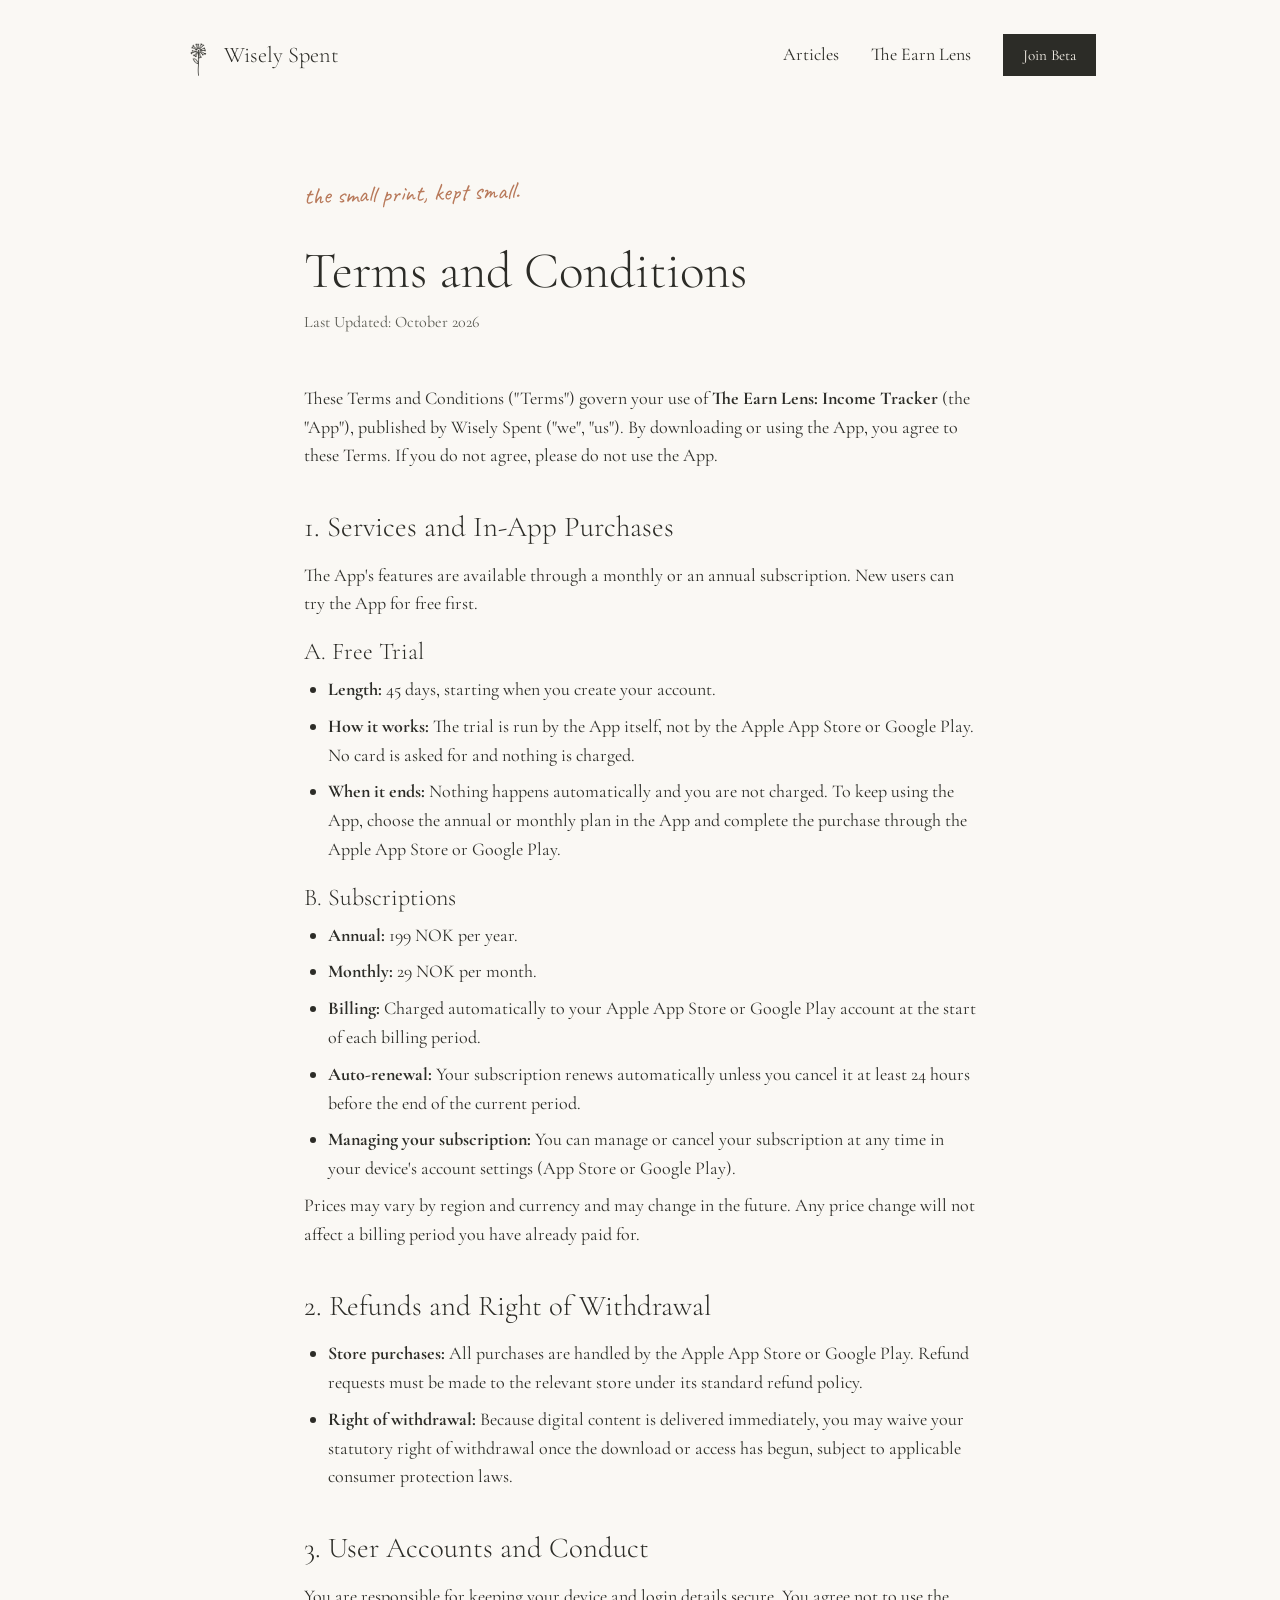
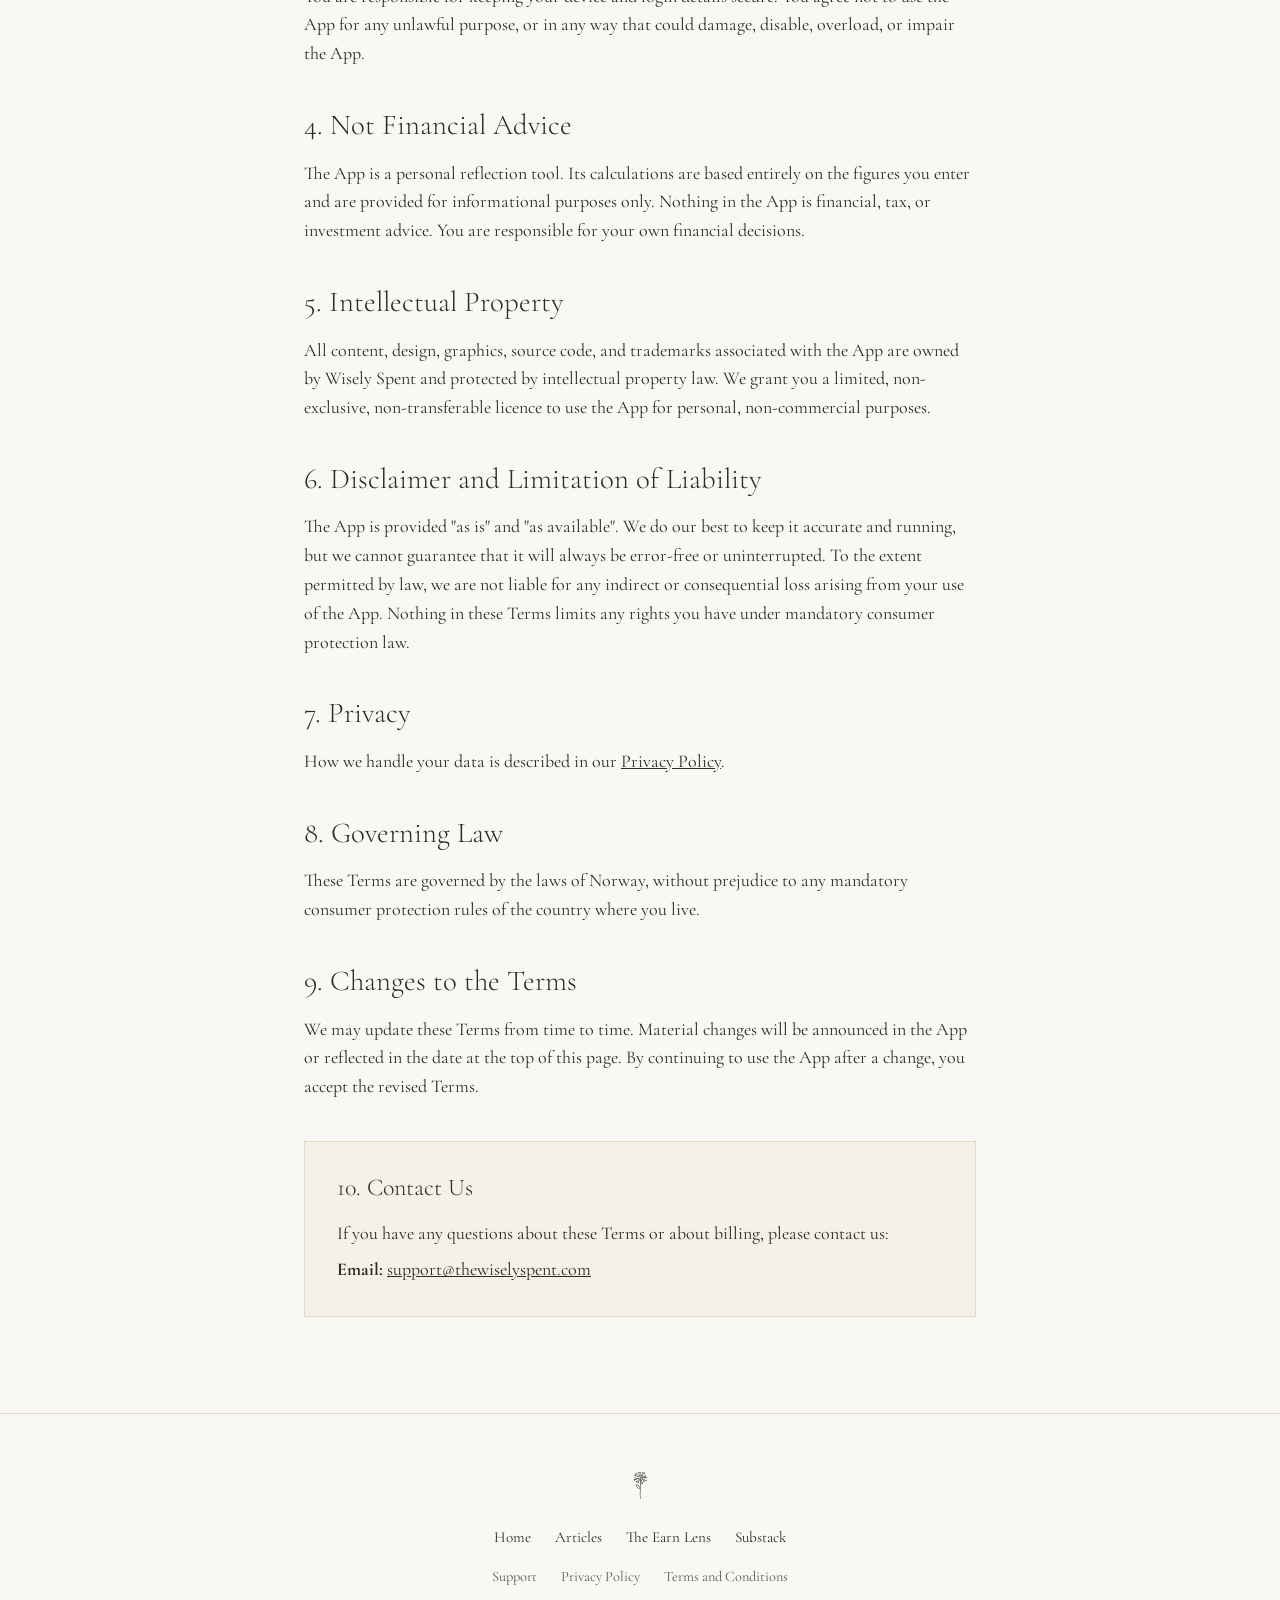
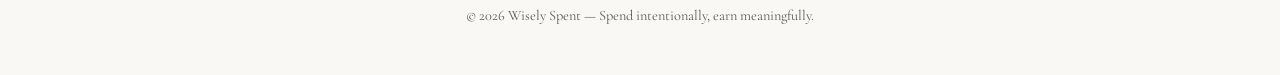
<file: terms.html>
<!DOCTYPE html>
<html lang="en">
<head>
  <meta charset="UTF-8">
  <meta name="viewport" content="width=device-width, initial-scale=1.0">
  <title>Terms and Conditions — Wisely Spent</title>
  <link rel="stylesheet" href="styles/theme.css">
</head>
<body>

  <header class="site-header">
    <div class="container nav-container">
      <a href="/" class="brand-logo">
        <img src="assets/dandelion-mark.png" alt="Wisely Spent Dandelion" width="28">
        <span>Wisely Spent</span>
      </a>
      <nav class="site-nav" aria-label="Main">
        <a href="/#articles">Articles</a>
        <a href="/the-earn-lens.html">The Earn Lens</a>
        <a href="/the-earn-lens.html#testflight" class="btn-primary">Join Beta</a>
      </nav>
    </div>
  </header>

  <!-- Legal Main Body -->
  <main class="container legal-content">
    <span class="handwritten">the small print, kept small.</span><br><br>
    <h1>Terms and Conditions</h1>
    <p class="effective-date">Last Updated: October 2026</p>

    <div class="legal-section">
      <p>These Terms and Conditions ("Terms") govern your use of <strong>The Earn Lens: Income Tracker</strong> (the "App"), published by Wisely Spent ("we", "us"). By downloading or using the App, you agree to these Terms. If you do not agree, please do not use the App.</p>
    </div>

    <div class="legal-section">
      <h2>1. Services and In-App Purchases</h2>
      <p>The App's features are available through a monthly or an annual subscription. New users can try the App for free first.</p>

      <h3>A. Free Trial</h3>
      <ul>
        <li><strong>Length:</strong> 45 days, starting when you create your account.</li>
        <li><strong>How it works:</strong> The trial is run by the App itself, not by the Apple App Store or Google Play. No card is asked for and nothing is charged.</li>
        <li><strong>When it ends:</strong> Nothing happens automatically and you are not charged. To keep using the App, choose the annual or monthly plan in the App and complete the purchase through the Apple App Store or Google Play.</li>
      </ul>

      <h3>B. Subscriptions</h3>
      <ul>
        <li><strong>Annual:</strong> 199 NOK per year.</li>
        <li><strong>Monthly:</strong> 29 NOK per month.</li>
        <li><strong>Billing:</strong> Charged automatically to your Apple App Store or Google Play account at the start of each billing period.</li>
        <li><strong>Auto-renewal:</strong> Your subscription renews automatically unless you cancel it at least 24 hours before the end of the current period.</li>
        <li><strong>Managing your subscription:</strong> You can manage or cancel your subscription at any time in your device's account settings (App Store or Google Play).</li>
      </ul>
      <p>Prices may vary by region and currency and may change in the future. Any price change will not affect a billing period you have already paid for.</p>
    </div>

    <div class="legal-section">
      <h2>2. Refunds and Right of Withdrawal</h2>
      <ul>
        <li><strong>Store purchases:</strong> All purchases are handled by the Apple App Store or Google Play. Refund requests must be made to the relevant store under its standard refund policy.</li>
        <li><strong>Right of withdrawal:</strong> Because digital content is delivered immediately, you may waive your statutory right of withdrawal once the download or access has begun, subject to applicable consumer protection laws.</li>
      </ul>
    </div>

    <div class="legal-section">
      <h2>3. User Accounts and Conduct</h2>
      <p>You are responsible for keeping your device and login details secure. You agree not to use the App for any unlawful purpose, or in any way that could damage, disable, overload, or impair the App.</p>
    </div>

    <div class="legal-section">
      <h2>4. Not Financial Advice</h2>
      <p>The App is a personal reflection tool. Its calculations are based entirely on the figures you enter and are provided for informational purposes only. Nothing in the App is financial, tax, or investment advice. You are responsible for your own financial decisions.</p>
    </div>

    <div class="legal-section">
      <h2>5. Intellectual Property</h2>
      <p>All content, design, graphics, source code, and trademarks associated with the App are owned by Wisely Spent and protected by intellectual property law. We grant you a limited, non-exclusive, non-transferable licence to use the App for personal, non-commercial purposes.</p>
    </div>

    <div class="legal-section">
      <h2>6. Disclaimer and Limitation of Liability</h2>
      <p>The App is provided "as is" and "as available". We do our best to keep it accurate and running, but we cannot guarantee that it will always be error-free or uninterrupted. To the extent permitted by law, we are not liable for any indirect or consequential loss arising from your use of the App. Nothing in these Terms limits any rights you have under mandatory consumer protection law.</p>
    </div>

    <div class="legal-section">
      <h2>7. Privacy</h2>
      <p>How we handle your data is described in our <a href="/privacy.html">Privacy Policy</a>.</p>
    </div>

    <div class="legal-section">
      <h2>8. Governing Law</h2>
      <p>These Terms are governed by the laws of Norway, without prejudice to any mandatory consumer protection rules of the country where you live.</p>
    </div>

    <div class="legal-section">
      <h2>9. Changes to the Terms</h2>
      <p>We may update these Terms from time to time. Material changes will be announced in the App or reflected in the date at the top of this page. By continuing to use the App after a change, you accept the revised Terms.</p>
    </div>

    <div class="nutrition-label-box">
      <h3>10. Contact Us</h3>
      <p>If you have any questions about these Terms or about billing, please contact us:</p>
      <p style="margin-top: 0.5rem;"><strong>Email:</strong> <a href="mailto:support@thewiselyspent.com" style="color: var(--text-ink); text-decoration: underline;">support@thewiselyspent.com</a></p>
    </div>
  </main>

  <!-- Footer -->
  <footer class="site-footer">
    <div class="container">
      <img src="assets/dandelion-mark.png" alt="Wisely Spent Dandelion" width="24" style="opacity: 0.8;">
      <nav class="footer-links" aria-label="Site">
        <a href="/">Home</a>
        <a href="/#articles">Articles</a>
        <a href="/the-earn-lens.html">The Earn Lens</a>
        <a href="https://wiselyspent.substack.com" target="_blank" rel="noopener">Substack</a>
      </nav>
      <nav class="footer-links footer-legal" aria-label="Legal">
        <a href="/support.html">Support</a>
        <a href="/privacy.html">Privacy Policy</a>
        <a href="/terms.html">Terms and Conditions</a>
      </nav>
      <p class="footer-note">© 2026 Wisely Spent — Spend intentionally, earn meaningfully.</p>
    </div>
  </footer>

</body>
</html>
</file>
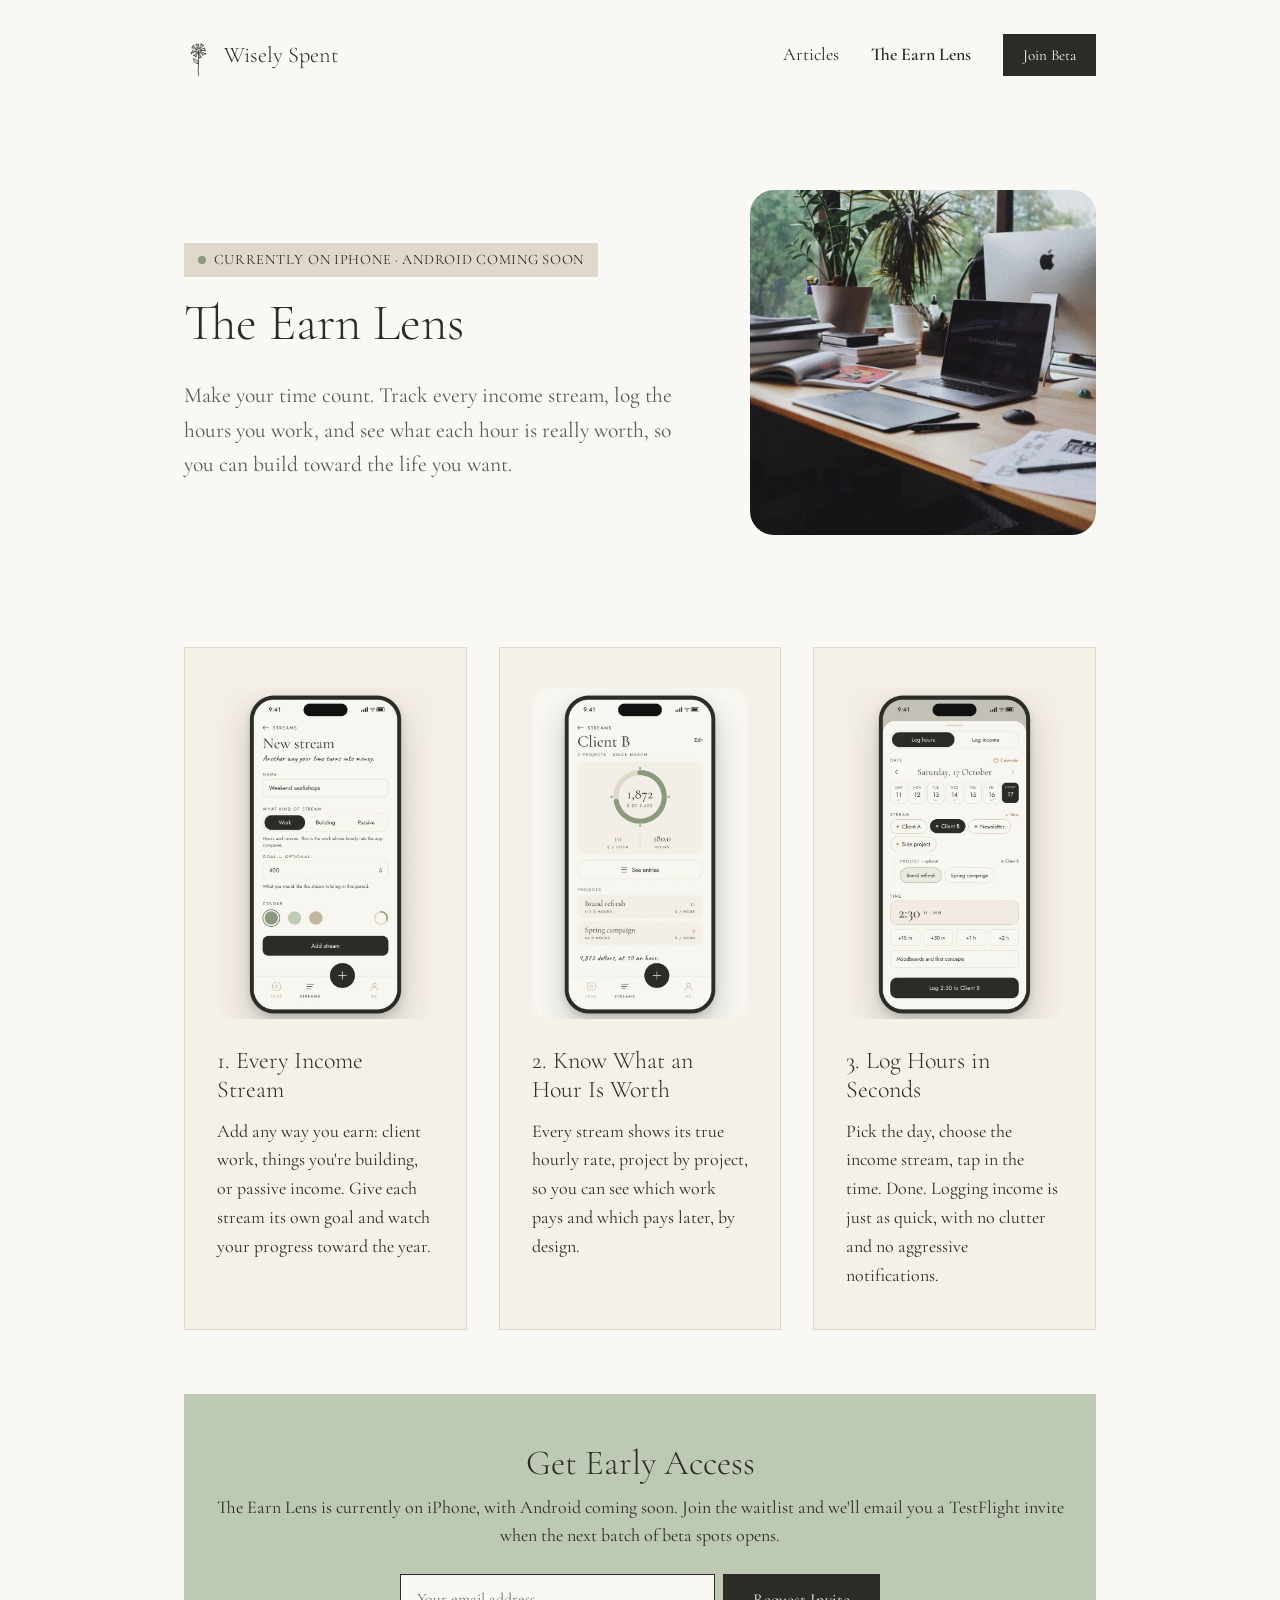
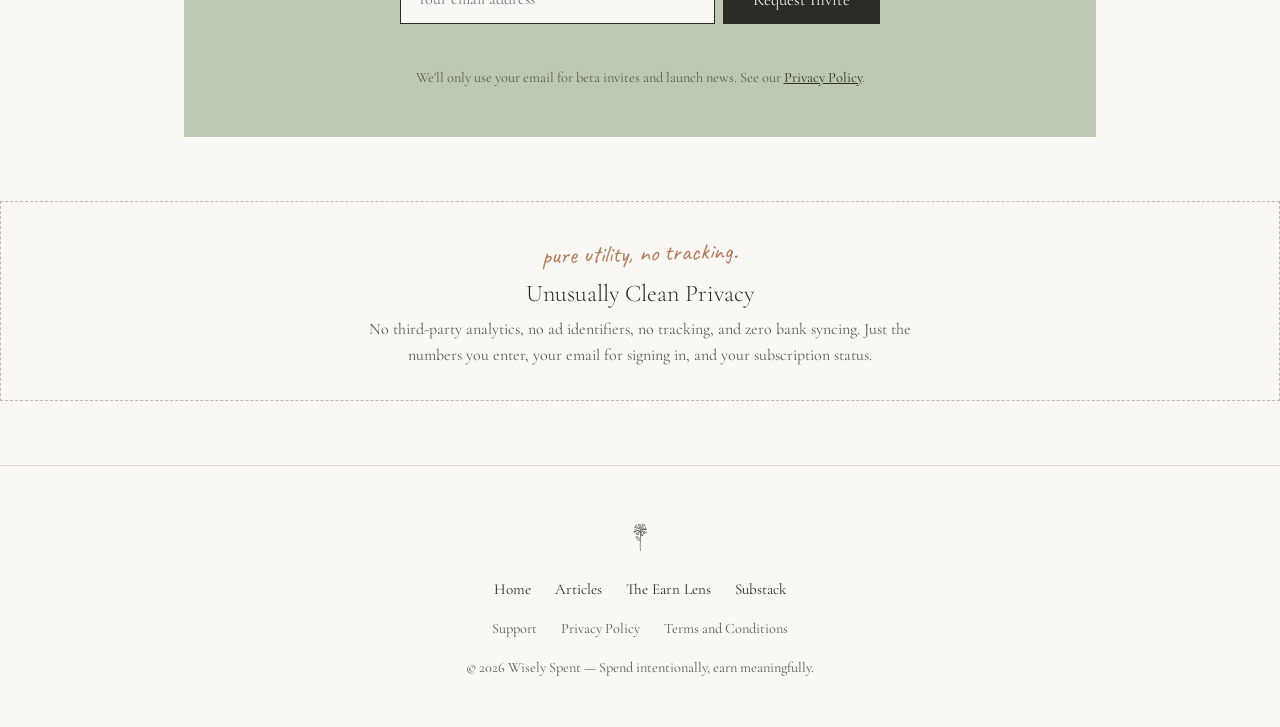
<file: the-earn-lens.html>
<!DOCTYPE html>
<html lang="en">
<head>
  <meta charset="UTF-8">
  <meta name="viewport" content="width=device-width, initial-scale=1.0">
  <title>The Earn Lens — Wisely Spent</title>
  <meta name="description" content="The Earn Lens: Income Tracker keeps track of every income stream and the hours you put in, so you can see what each hour is really worth. Manual entry only, no bank syncing, no tracking.">
  <link rel="stylesheet" href="styles/theme.css">
  <style>
    /* Page-specific styling */
    .app-hero {
      padding: 5rem 0 3rem 0;
      display: grid;
      grid-template-columns: minmax(0, 3fr) minmax(0, 2fr);
      align-items: center;
      gap: 3rem;
    }
    .app-hero p.lead {
      font-size: 1.35rem;
      color: var(--text-ink-light);
      max-width: 620px;
      margin: 1.5rem 0 0 0;
    }
    .app-hero-image {
      margin: 0;
      justify-self: center;
      width: 100%;
      max-width: 400px;
    }
    .app-hero-image img {
      display: block;
      width: 100%;
      height: auto;
      aspect-ratio: 1 / 1;
      object-fit: cover;
      border-radius: 24px;
    }
    @media (max-width: 768px) {
      .app-hero {
        grid-template-columns: 1fr;
        text-align: center;
        gap: 2rem;
        padding: 3rem 0 2rem 0;
      }
      .app-hero p.lead {
        margin: 1.5rem auto 0 auto;
      }
      .app-hero-image {
        max-width: 280px;
        order: -1;
      }
    }
    
    .feature-grid {
      display: grid;
      grid-template-columns: repeat(auto-fit, minmax(280px, 1fr));
      gap: 2rem;
      margin: 4rem 0;
    }
    
    .feature-card {
      background-color: var(--bg-cream);
      padding: 2.5rem 2rem;
      border: 1px solid var(--bg-stone-light);
    }
    .feature-card h3 {
      margin-bottom: 0.75rem;
    }
    .feature-image {
      display: block;
      width: 100%;
      height: auto;
      border-radius: 16px;
      margin-bottom: 1.75rem;
    }
    
    .testflight-box {
      background-color: var(--accent-sage-light);
      padding: 3rem 2rem;
      text-align: center;
      margin: 4rem 0;
    }
    .testflight-box form {
      display: flex;
      justify-content: center;
      gap: 0.5rem;
      max-width: 480px;
      margin: 1.5rem auto 0 auto;
    }
    .testflight-box input[type="email"] {
      padding: 0.85rem 1rem;
      border: 1px solid var(--text-ink);
      background: var(--bg-warm-white);
      font-family: var(--font-serif);
      font-size: 1rem;
      flex: 1;
    }
    .testflight-box .form-status {
      min-height: 1.6em;
      margin-top: 1rem;
      font-size: 1rem;
    }
    .testflight-box .hp-field {
      position: absolute;
      left: -9999px;
    }
    @media (max-width: 520px) {
      .testflight-box form {
        flex-direction: column;
      }
    }
  </style>
</head>
<body>

  <header class="site-header">
    <div class="container nav-container">
      <a href="/" class="brand-logo">
        <img src="assets/dandelion-mark.png" alt="Wisely Spent Dandelion" width="28">
        <span>Wisely Spent</span>
      </a>
      <nav class="site-nav" aria-label="Main">
        <a href="/#articles">Articles</a>
        <a href="/the-earn-lens.html" aria-current="page">The Earn Lens</a>
        <a href="#testflight" class="btn-primary">Join Beta</a>
      </nav>
    </div>
  </header>

  <main class="container">
    <!-- Hero Section -->
    <section class="app-hero">
      <div class="app-hero-text">
        <div class="badge-beta"><div class="badge-dot"></div> Currently on iPhone · Android coming soon</div>
        <h1 style="margin-top: 1rem;">The Earn Lens</h1>
        <p class="lead">
          Make your time count. Track every income stream, log the hours you work, and see what each hour is really worth, so you can build toward the life you want.
        </p>
      </div>
      <figure class="app-hero-image">
        <img src="assets/images/home-office.jpg" alt="A calm home office desk by a window with plants and a laptop" loading="eager" width="900" height="900">
      </figure>
    </section>

    <!-- Feature Set -->
    <section class="feature-grid">
      <div class="feature-card">
        <img class="feature-image" src="assets/images/app-new-stream.jpg" alt="The Earn Lens new stream screen, with Work, Building and Passive stream types and an optional goal" loading="lazy" width="700" height="1069">
        <h3>1. Every Income Stream</h3>
        <p>Add any way you earn: client work, things you're building, or passive income. Give each stream its own goal and watch your progress toward the year.</p>
      </div>
      <div class="feature-card">
        <img class="feature-image" src="assets/images/app-hourly-rate.jpg" alt="The Earn Lens stream screen for Client B, showing earnings toward a goal and the hourly rate for each project" loading="lazy" width="700" height="1069">
        <h3>2. Know What an Hour Is Worth</h3>
        <p>Every stream shows its true hourly rate, project by project, so you can see which work pays and which pays later, by design.</p>
      </div>
      <div class="feature-card">
        <img class="feature-image" src="assets/images/app-log-hours.jpg" alt="The Earn Lens log hours screen, with a day picker, stream and project chips and quick time buttons" loading="lazy" width="700" height="1069">
        <h3>3. Log Hours in Seconds</h3>
        <p>Pick the day, choose the income stream, tap in the time. Done. Logging income is just as quick, with no clutter and no aggressive notifications.</p>
      </div>
    </section>

    <!-- TestFlight Waitlist Callout -->
    <section id="testflight" class="testflight-box">
      <h2>Get Early Access</h2>
      <p style="margin-top: 0.5rem;">The Earn Lens is currently on iPhone, with Android coming soon. Join the waitlist and we'll email you a TestFlight invite when the next batch of beta spots opens.</p>

      <form id="waitlist-form" novalidate>
        <input type="email" name="email" placeholder="Your email address" autocomplete="email" required>
        <input type="text" name="hp_check" class="hp-field" tabindex="-1" autocomplete="off" aria-hidden="true">
        <button type="submit" class="btn-primary">Request Invite</button>
      </form>
      <p class="form-status" id="waitlist-status" role="status" aria-live="polite"></p>
      <p style="font-size: 0.9rem; color: var(--text-ink-light);">We'll only use your email for beta invites and launch news. See our <a href="/privacy.html" style="color: var(--text-ink);">Privacy Policy</a>.</p>
    </section>
  </main>

 <!-- Data Privacy Highlight Box (Place right before the Footer) -->
<section style="margin: 4rem 0; text-align: center; background-color: var(--bg-warm-white); border: 1px dashed var(--bg-stone); padding: 2rem;">
  <span class="handwritten">pure utility, no tracking.</span>
  <h3 style="margin-top: 0.5rem;">Unusually Clean Privacy</h3>
  <p style="font-size: 1rem; color: var(--text-ink-light); max-width: 580px; margin: 0.5rem auto 0 auto;">
    No third-party analytics, no ad identifiers, no tracking, and zero bank syncing. Just the numbers you enter, your email for signing in, and your subscription status.
  </p>
</section>

  <!-- Footer -->
  <footer class="site-footer">
    <div class="container">
      <img src="assets/dandelion-mark.png" alt="Wisely Spent Dandelion" width="24" style="opacity: 0.8;">
      <nav class="footer-links" aria-label="Site">
        <a href="/">Home</a>
        <a href="/#articles">Articles</a>
        <a href="/the-earn-lens.html">The Earn Lens</a>
        <a href="https://wiselyspent.substack.com" target="_blank" rel="noopener">Substack</a>
      </nav>
      <nav class="footer-links footer-legal" aria-label="Legal">
        <a href="/support.html">Support</a>
        <a href="/privacy.html">Privacy Policy</a>
        <a href="/terms.html">Terms and Conditions</a>
      </nav>
      <p class="footer-note">© 2026 Wisely Spent — Spend intentionally, earn meaningfully.</p>
    </div>
  </footer>

  <script>
    // Public Supabase project URL and publishable key. The key is safe to expose:
    // row level security only lets it insert into the waitlist table.
    const SUPABASE_URL = 'https://pzicbboxhpvzwxdfbfqd.supabase.co';
    const SUPABASE_PUBLISHABLE_KEY = 'sb_publishable_U6I3RxnM9DL9TH6gDOz9NQ_vQMLmox_';

    const form = document.getElementById('waitlist-form');
    const status = document.getElementById('waitlist-status');

    form.addEventListener('submit', async (event) => {
      event.preventDefault();
      const email = form.email.value.trim().toLowerCase();

      // Bots fill the hidden field; quietly pretend it worked
      if (form.hp_check.value) {
        status.textContent = "Thanks! You're on the waitlist.";
        form.reset();
        return;
      }
      if (!form.email.checkValidity() || !email) {
        status.textContent = 'Please enter a valid email address.';
        return;
      }

      const button = form.querySelector('button');
      button.disabled = true;
      status.textContent = 'Adding you to the waitlist…';

      try {
        const response = await fetch(`${SUPABASE_URL}/rest/v1/beta_waitlist`, {
          method: 'POST',
          headers: {
            'apikey': SUPABASE_PUBLISHABLE_KEY,
            'Content-Type': 'application/json',
            'Prefer': 'return=minimal'
          },
          body: JSON.stringify({ email, platform: 'ios', source: 'the-earn-lens' })
        });

        // 409 means the email is already on the list, which is fine
        if (response.ok || response.status === 409) {
          status.textContent = "Thanks! You're on the waitlist. We'll email you when your invite is ready.";
          form.reset();
        } else {
          throw new Error(`Waitlist signup failed: ${response.status}`);
        }
      } catch (error) {
        console.error(error);
        status.innerHTML = 'Something went wrong. Please try again, or email <a href="mailto:support@thewiselyspent.com" style="color: var(--text-ink);">support@thewiselyspent.com</a>.';
      } finally {
        button.disabled = false;
      }
    });
  </script>

</body>
</html>
</file>
<file: styles/theme.css>
/* Google Fonts Import */
@import url('https://fonts.googleapis.com/css2?family=Caveat:wght@400..700&family=Cormorant+Garamond:ital,wght@0,300;0,400;0,600;1,300;1,400&display=swap');

:root {
  /* Brand Palette */
  --bg-warm-white: #FAF8F4;
  --bg-cream: #F5F0E8;
  --bg-stone-light: #E0D8CC;
  --bg-stone: #C4B8A4;
  
  --text-ink: #2C2C27;
  --text-ink-light: #5A5A52;
  
  /* Accents - STRICT RULE: Use max 1 accent per page/view */
  --accent-sage: #8A9A7E;
  --accent-sage-light: #BDC9B3;
  --accent-rust: #B8795A;
  --accent-rust-light: #D4A48A;

  /* Typography Families */
  --font-serif: 'Cormorant Garamond', Georgia, serif;
  --font-handwriting: 'Caveat', cursive;
}

/* Global Reset & Base */
* {
  box-sizing: border-box;
  margin: 0;
  padding: 0;
}

body {
  background-color: var(--bg-warm-white);
  color: var(--text-ink);
  font-family: var(--font-serif);
  font-weight: 400;
  font-size: 1.125rem;
  line-height: 1.6;
  -webkit-font-smoothing: antialiased;
}

/* Headings */
h1, h2, h3 {
  font-family: var(--font-serif);
  font-weight: 300;
  line-height: 1.2;
  color: var(--text-ink);
}

h1 { font-size: 3.2rem; }
h2 { font-size: 2.2rem; }
h3 { font-size: 1.5rem; }

/* Handwritten Personal Aside Rule */
.handwritten {
  font-family: var(--font-handwriting);
  font-size: 1.5rem;
  color: var(--accent-rust);
  display: inline-block;
  transform: rotate(-1.5deg);
}

/* Reusable UI Components */
.btn-primary {
  background-color: var(--text-ink);
  color: var(--bg-cream);
  font-family: var(--font-serif);
  font-size: 1.05rem;
  padding: 0.85rem 1.8rem;
  border: 1px solid var(--text-ink);
  border-radius: 0;
  cursor: pointer;
  text-decoration: none;
  display: inline-block;
  transition: all 0.2s ease;
}

.btn-primary:hover {
  background-color: transparent;
  color: var(--text-ink);
}

.badge-beta {
  display: inline-flex;
  align-items: center;
  gap: 0.5rem;
  background-color: var(--bg-stone-light);
  color: var(--text-ink);
  padding: 0.35rem 0.85rem;
  font-size: 0.9rem;
  letter-spacing: 0.05em;
  text-transform: uppercase;
}

.badge-dot {
  width: 8px;
  height: 8px;
  background-color: var(--accent-sage);
  border-radius: 50%;
}

/* Container Scaffolding */
.container {
  max-width: 960px;
  margin: 0 auto;
  padding: 0 1.5rem;
}

/* Legal & Support Pages */
.legal-content {
  padding: 4rem 1.5rem;
  max-width: 720px;
}

.legal-content h1 {
  margin-bottom: 0.5rem;
}

.legal-content .effective-date {
  color: var(--text-ink-light);
  font-size: 1rem;
  margin-bottom: 3rem;
}

.legal-section {
  margin-bottom: 2.5rem;
}

.legal-section h2 {
  font-size: 1.8rem;
  margin-bottom: 1rem;
}

.legal-section h3 {
  margin: 1.25rem 0 0.5rem 0;
}

.legal-section p + p {
  margin-top: 0.75rem;
}

.legal-section ul {
  margin-left: 1.5rem;
  margin-top: 0.5rem;
}

.legal-section li {
  margin-bottom: 0.5rem;
}

.legal-section a {
  color: var(--text-ink);
  text-decoration: underline;
}

.nutrition-label-box {
  background-color: var(--bg-cream);
  border: 1px solid var(--bg-stone-light);
  padding: 2rem;
  margin: 2rem 0;
}

.nutrition-label-box h3 {
  margin-bottom: 1rem;
}

.nutrition-label-box ul {
  margin-left: 1.5rem;
}

/* Site Header */
.site-header {
  padding: 2rem 0;
}

.nav-container {
  display: flex;
  justify-content: space-between;
  align-items: center;
  gap: 1rem;
}

.brand-logo {
  display: flex;
  align-items: center;
  gap: 0.75rem;
  text-decoration: none;
  flex-shrink: 0;
}

.brand-logo span {
  font-size: 1.4rem;
  color: var(--text-ink);
  font-weight: 300;
}

.site-nav {
  display: flex;
  flex-wrap: wrap;
  gap: 2rem;
  align-items: center;
}

.site-nav a:not(.btn-primary) {
  color: var(--text-ink);
  text-decoration: none;
}

.site-nav a[aria-current="page"] {
  font-weight: 600;
}

.site-nav .btn-primary {
  padding: 0.5rem 1.2rem;
  font-size: 0.95rem;
}

@media (max-width: 640px) {
  .site-header {
    padding: 1.25rem 0;
  }

  .nav-container {
    flex-direction: column;
  }

  .site-nav {
    justify-content: center;
    gap: 0.75rem 1.5rem;
  }
}

/* Site Footer */
.site-footer {
  padding: 3rem 0;
  border-top: 1px solid var(--bg-stone-light);
  text-align: center;
  font-size: 0.95rem;
}

.footer-links {
  margin-top: 1rem;
  display: flex;
  flex-wrap: wrap;
  justify-content: center;
  gap: 0.5rem 1.5rem;
}

.footer-links a {
  color: var(--text-ink);
  text-decoration: none;
}

.footer-links a:hover {
  text-decoration: underline;
}

.footer-legal {
  font-size: 0.9rem;
}

.footer-legal a {
  color: var(--text-ink-light);
}

.footer-note {
  margin-top: 1rem;
  color: var(--text-ink-light);
  font-size: 0.9rem;
}
</file>
